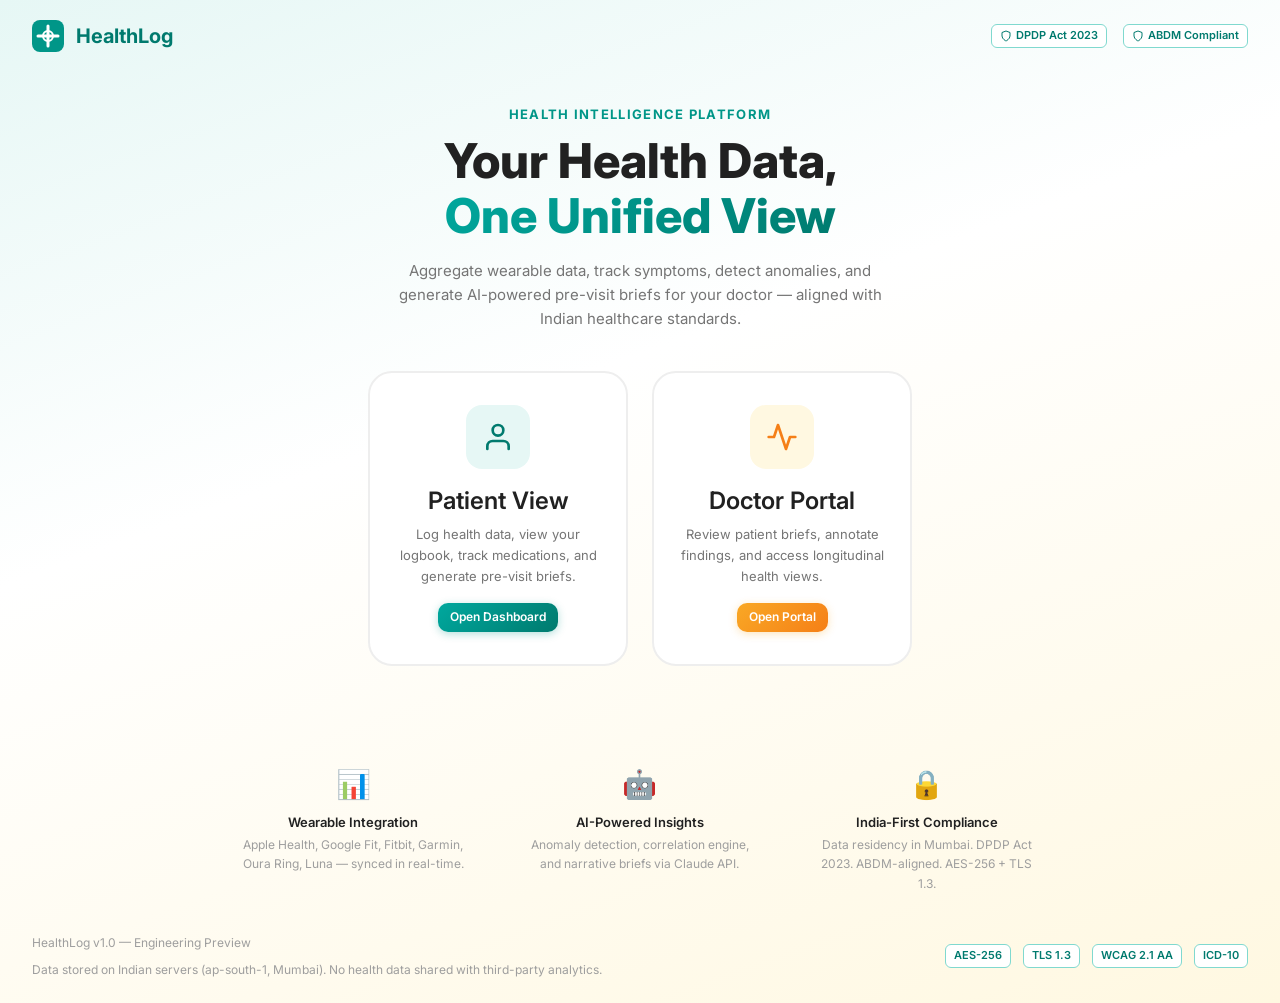
<file: index.html>
<!DOCTYPE html>
<html lang="en">
<head>
  <meta charset="UTF-8">
  <meta name="viewport" content="width=device-width, initial-scale=1.0">
  <title>HealthLog — Health Intelligence Platform</title>
  <link rel="preconnect" href="https://fonts.googleapis.com">
  <link href="https://fonts.googleapis.com/css2?family=Inter:wght@400;500;600;700;800&display=swap" rel="stylesheet">
  <link rel="stylesheet" href="styles.css">
  <style>
    .landing-features {
      display: grid;
      grid-template-columns: repeat(3, 1fr);
      gap: var(--space-6);
      max-width: 900px;
      margin: var(--space-12) auto 0;
      padding: 0 var(--space-8);
    }
    .landing-feature {
      text-align: center;
      padding: var(--space-4);
    }
    .landing-feature .feat-icon {
      font-size: 1.75rem;
      margin-bottom: var(--space-2);
    }
    .landing-feature h4 {
      font-size: var(--font-size-sm);
      margin-bottom: var(--space-1);
    }
    .landing-feature p {
      font-size: var(--font-size-xs);
      color: var(--gray-500);
    }
    .landing-footer {
      padding: var(--space-6) var(--space-8);
      display: flex;
      align-items: center;
      justify-content: space-between;
      font-size: var(--font-size-xs);
      color: var(--gray-500);
    }
    .landing-footer .compliance-badges {
      display: flex;
      gap: var(--space-3);
    }
    @media (max-width: 768px) {
      .landing-features { grid-template-columns: 1fr; }
      .role-selector { flex-direction: column; align-items: center; }
      .landing-card h1 { font-size: 2rem; }
    }
  </style>
</head>
<body>
  <div class="landing-hero">
    <!-- Navigation -->
    <nav class="landing-nav">
      <div class="sidebar-logo">
        <svg viewBox="0 0 32 32" width="32" height="32" fill="none">
          <rect width="32" height="32" rx="8" fill="#009688"/>
          <path d="M16 6v20M6 16h20" stroke="white" stroke-width="3" stroke-linecap="round"/>
          <circle cx="16" cy="16" r="5" stroke="white" stroke-width="2" fill="none"/>
        </svg>
        HealthLog
      </div>
      <div class="flex items-center gap-4">
        <span class="compliance-badge">
          <svg width="12" height="12" viewBox="0 0 24 24" fill="none" stroke="currentColor" stroke-width="2"><path d="M12 22s8-4 8-10V5l-8-3-8 3v7c0 6 8 10 8 10z"/></svg>
          DPDP Act 2023
        </span>
        <span class="compliance-badge">
          <svg width="12" height="12" viewBox="0 0 24 24" fill="none" stroke="currentColor" stroke-width="2"><path d="M12 22s8-4 8-10V5l-8-3-8 3v7c0 6 8 10 8 10z"/></svg>
          ABDM Compliant
        </span>
      </div>
    </nav>

    <!-- Hero Content -->
    <div class="landing-content">
      <div class="landing-card">
        <p class="text-sm text-primary font-bold mb-2" style="letter-spacing:0.1em;text-transform:uppercase;">Health Intelligence Platform</p>
        <h1>Your Health Data,<br><span>One Unified View</span></h1>
        <p class="text-muted" style="max-width:500px;margin:0 auto;">
          Aggregate wearable data, track symptoms, detect anomalies, and generate AI-powered pre-visit briefs for your doctor — aligned with Indian healthcare standards.
        </p>

        <!-- Role Selector -->
        <div class="role-selector">
          <a href="patient.html" class="role-card">
            <div class="role-icon">
              <svg width="32" height="32" viewBox="0 0 24 24" fill="none" stroke="#007a6e" stroke-width="2" stroke-linecap="round" stroke-linejoin="round">
                <path d="M20 21v-2a4 4 0 0 0-4-4H8a4 4 0 0 0-4 4v2"/>
                <circle cx="12" cy="7" r="4"/>
              </svg>
            </div>
            <h3>Patient View</h3>
            <p>Log health data, view your logbook, track medications, and generate pre-visit briefs.</p>
            <div class="mt-4">
              <span class="btn btn-primary btn-sm">Open Dashboard</span>
            </div>
          </a>

          <a href="doctor.html" class="role-card">
            <div class="role-icon" style="background: var(--accent-50);">
              <svg width="32" height="32" viewBox="0 0 24 24" fill="none" stroke="#f57f17" stroke-width="2" stroke-linecap="round" stroke-linejoin="round">
                <path d="M22 12h-4l-3 9L9 3l-3 9H2"/>
              </svg>
            </div>
            <h3>Doctor Portal</h3>
            <p>Review patient briefs, annotate findings, and access longitudinal health views.</p>
            <div class="mt-4">
              <span class="btn btn-accent btn-sm">Open Portal</span>
            </div>
          </a>
        </div>
      </div>
    </div>

    <!-- Features Row -->
    <div class="landing-features">
      <div class="landing-feature">
        <div class="feat-icon">&#x1F4CA;</div>
        <h4>Wearable Integration</h4>
        <p>Apple Health, Google Fit, Fitbit, Garmin, Oura Ring, Luna — synced in real-time.</p>
      </div>
      <div class="landing-feature">
        <div class="feat-icon">&#x1F916;</div>
        <h4>AI-Powered Insights</h4>
        <p>Anomaly detection, correlation engine, and narrative briefs via Claude API.</p>
      </div>
      <div class="landing-feature">
        <div class="feat-icon">&#x1F512;</div>
        <h4>India-First Compliance</h4>
        <p>Data residency in Mumbai. DPDP Act 2023. ABDM-aligned. AES-256 + TLS 1.3.</p>
      </div>
    </div>

    <!-- Footer -->
    <div class="landing-footer">
      <div>
        <p>HealthLog v1.0 — Engineering Preview</p>
        <p class="mt-2">Data stored on Indian servers (ap-south-1, Mumbai). No health data shared with third-party analytics.</p>
      </div>
      <div class="compliance-badges">
        <span class="compliance-badge">AES-256</span>
        <span class="compliance-badge">TLS 1.3</span>
        <span class="compliance-badge">WCAG 2.1 AA</span>
        <span class="compliance-badge">ICD-10</span>
      </div>
    </div>
  </div>
</body>
</html>
</file>
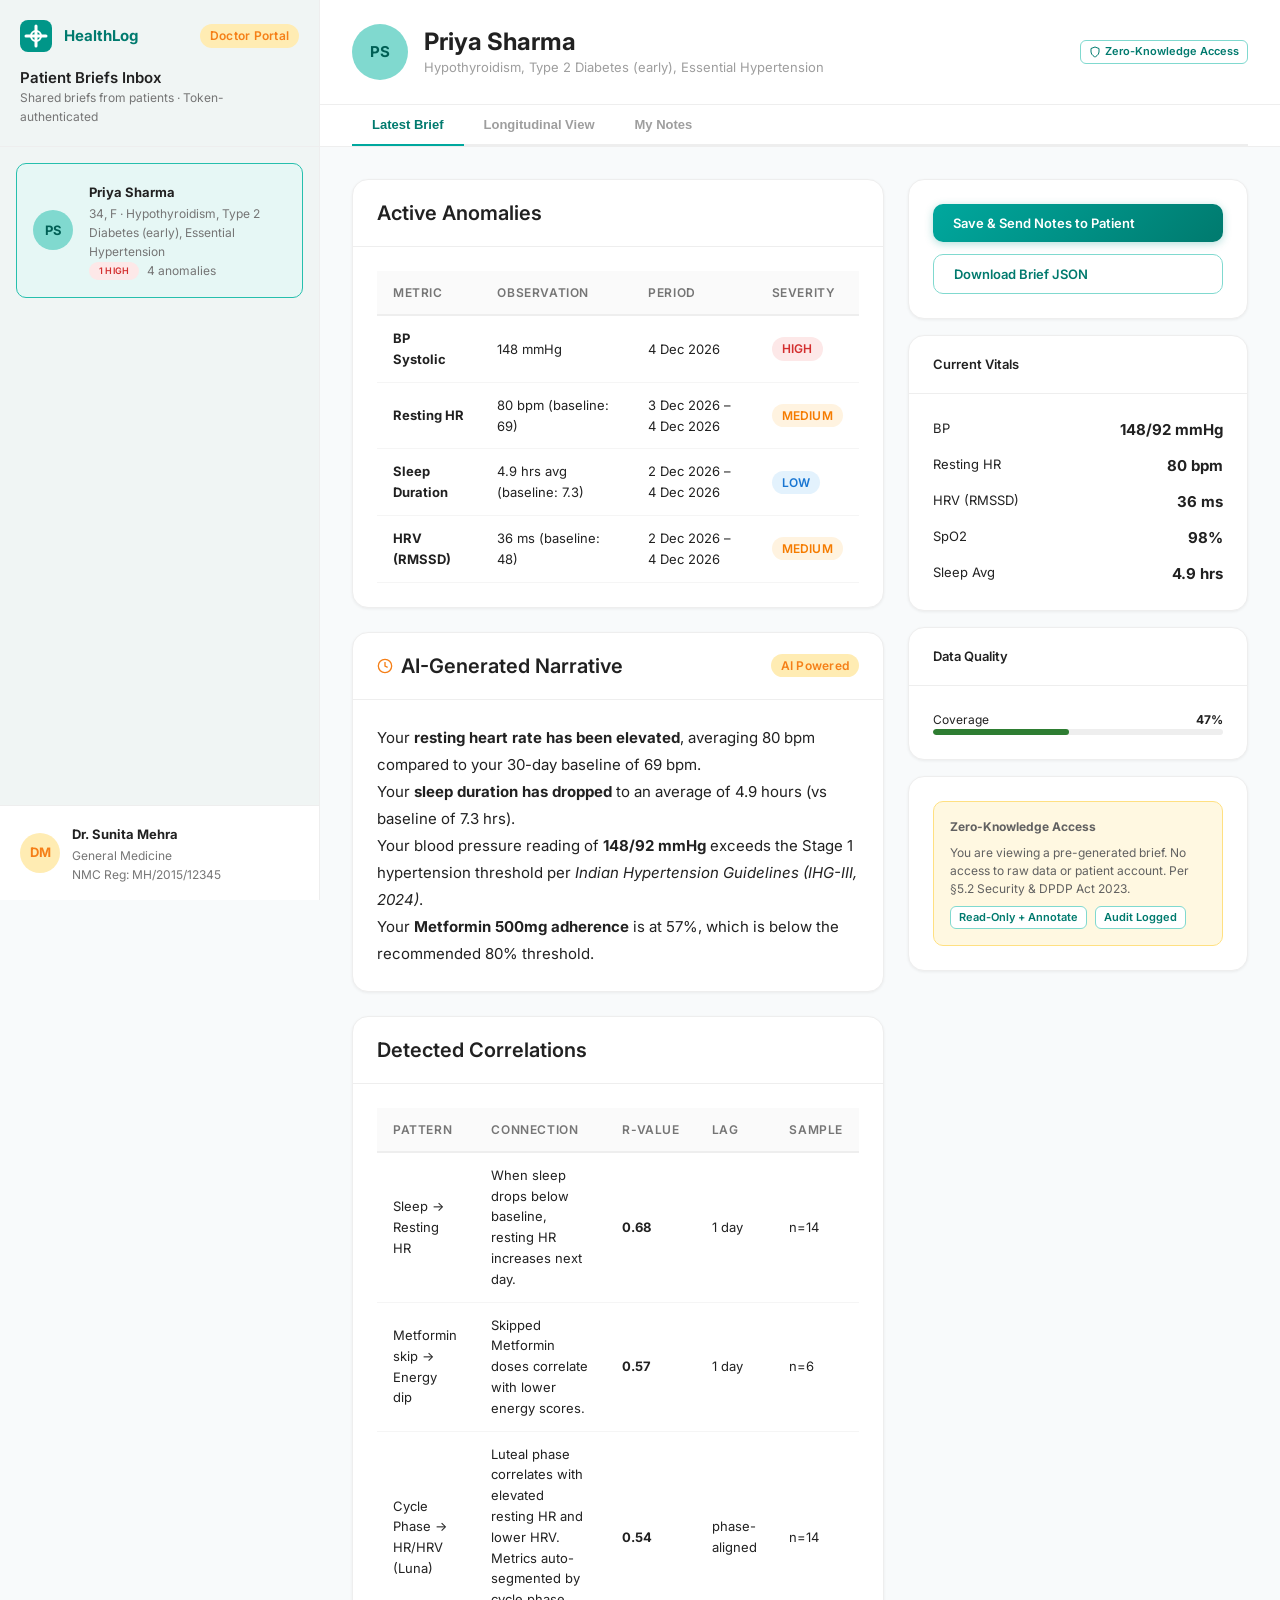
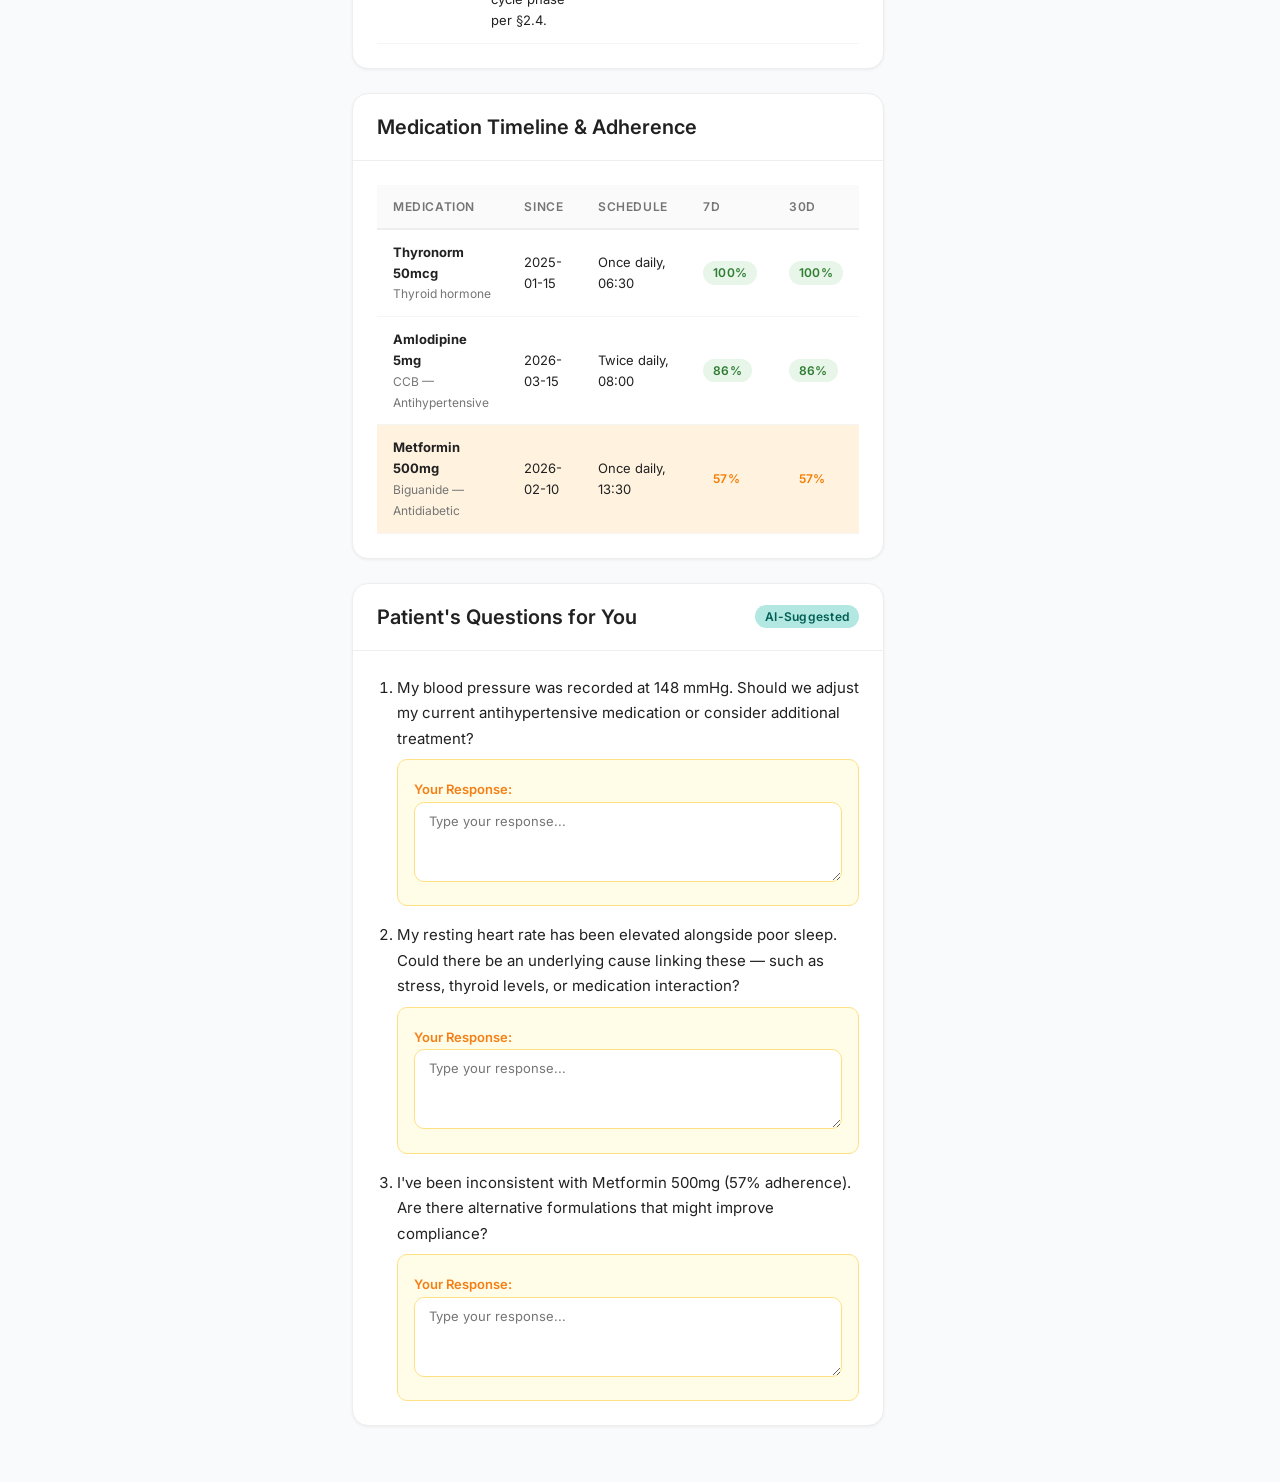
<file: doctor.html>
<!DOCTYPE html>
<html lang="en">
<head>
  <meta charset="UTF-8">
  <meta name="viewport" content="width=device-width, initial-scale=1.0">
  <title>HealthLog — Doctor Portal</title>
  <link rel="preconnect" href="https://fonts.googleapis.com">
  <link href="https://fonts.googleapis.com/css2?family=Inter:wght@400;500;600;700;800&display=swap" rel="stylesheet">
  <link rel="stylesheet" href="styles.css">
  <style>
    .doctor-layout { display:flex; min-height:100vh; }
    .patient-panel { width:320px; background:var(--bg-sidebar); border-right:1px solid var(--gray-200); position:fixed; height:100vh; overflow-y:auto; display:flex; flex-direction:column; }
    .patient-panel-header { padding:var(--space-5); border-bottom:1px solid var(--gray-200); }
    .patient-panel-body { padding:var(--space-4); flex:1; overflow-y:auto; }
    .doctor-main { margin-left:320px; flex:1; min-height:100vh; }
    .doctor-profile { display:flex; align-items:center; gap:var(--space-3); padding:var(--space-4) var(--space-5); border-top:1px solid var(--gray-200); background:white; }
    .annotation-box { background:#fffde7; border:1px solid var(--accent-200); border-radius:var(--radius-md); padding:var(--space-4); }
    @media (max-width:768px) { .patient-panel { position:relative; width:100%; height:auto; max-height:40vh; } .doctor-main { margin-left:0; } .doctor-layout { flex-direction:column; } }
  </style>
</head>
<body>
  <div class="doctor-layout">
    <!-- ====== PATIENT LIST PANEL ====== -->
    <aside class="patient-panel">
      <div class="patient-panel-header">
        <div class="flex items-center justify-between mb-4">
          <a href="index.html" class="sidebar-logo" style="text-decoration:none;font-size:var(--font-size-base);">
            <svg viewBox="0 0 32 32" width="24" height="24" fill="none"><rect width="32" height="32" rx="8" fill="#009688"/><path d="M16 6v20M6 16h20" stroke="white" stroke-width="3" stroke-linecap="round"/><circle cx="16" cy="16" r="5" stroke="white" stroke-width="2" fill="none"/></svg>
            HealthLog
          </a>
          <span class="badge badge-accent">Doctor Portal</span>
        </div>
        <h3 style="font-size:var(--font-size-base);">Patient Briefs Inbox</h3>
        <p class="text-xs text-muted mt-1">Shared briefs from patients · Token-authenticated</p>
      </div>
      <div class="patient-panel-body">
        <div class="patient-list-item active" id="patient-priya">
          <div class="avatar">PS</div>
          <div style="flex:1;min-width:0;">
            <strong class="text-sm" id="patient-list-name">Loading...</strong>
            <p class="text-xs text-muted" id="patient-list-conditions"></p>
            <div class="flex items-center gap-2 mt-1" id="patient-list-badges"></div>
          </div>
        </div>
      </div>
      <div class="doctor-profile">
        <div class="avatar" style="background:var(--accent-100);color:var(--accent-600);">DM</div>
        <div>
          <strong class="text-sm">Dr. Sunita Mehra</strong>
          <p class="text-xs text-muted">General Medicine</p>
          <p class="text-xs text-muted">NMC Reg: MH/2015/12345</p>
        </div>
      </div>
    </aside>

    <!-- ====== DOCTOR MAIN ====== -->
    <main class="doctor-main">
      <div class="page-header">
        <div class="flex items-center gap-4">
          <div class="avatar lg">PS</div>
          <div>
            <h1 style="font-size:var(--font-size-xl);" id="doc-patient-name">Loading...</h1>
            <p class="page-header-sub" id="doc-patient-conditions"></p>
          </div>
        </div>
        <div class="flex items-center gap-3">
          <span class="compliance-badge">
            <svg width="12" height="12" viewBox="0 0 24 24" fill="none" stroke="currentColor" stroke-width="2"><path d="M12 22s8-4 8-10V5l-8-3-8 3v7c0 6 8 10 8 10z"/></svg>
            Zero-Knowledge Access
          </span>
        </div>
      </div>

      <!-- Tabs -->
      <div style="padding:0 var(--space-8);background:white;border-bottom:1px solid var(--gray-200);">
        <div class="tabs">
          <button class="tab active" onclick="showDocTab('brief-tab')">Latest Brief</button>
          <button class="tab" onclick="showDocTab('longitudinal-tab')">Longitudinal View</button>
          <button class="tab" onclick="showDocTab('notes-tab')">My Notes</button>
        </div>
      </div>

      <!-- ===== BRIEF TAB ===== -->
      <div class="page-body" id="brief-tab">
        <div class="grid-2" style="grid-template-columns:1fr 340px;gap:var(--space-6);">
          <div>
            <!-- Anomalies -->
            <div class="card mb-6">
              <div class="card-header"><h4>Active Anomalies</h4></div>
              <div class="card-body">
                <table class="data-table"><thead><tr><th>Metric</th><th>Observation</th><th>Period</th><th>Severity</th></tr></thead>
                <tbody id="doc-anomalies"></tbody></table>
              </div>
            </div>
            <!-- AI Narrative -->
            <div class="card mb-6">
              <div class="card-header">
                <div class="flex items-center gap-2">
                  <svg width="16" height="16" viewBox="0 0 24 24" fill="none" stroke="var(--accent-600)" stroke-width="2"><circle cx="12" cy="12" r="10"/><path d="M12 6v6l4 2"/></svg>
                  <h4>AI-Generated Narrative</h4>
                </div>
                <span class="badge badge-accent">AI Powered</span>
              </div>
              <div class="card-body" id="doc-narrative" style="line-height:1.8;">
                <p class="text-muted">Narrative generated from patient data...</p>
              </div>
            </div>
            <!-- Correlations -->
            <div class="card mb-6">
              <div class="card-header"><h4>Detected Correlations</h4></div>
              <div class="card-body">
                <table class="data-table"><thead><tr><th>Pattern</th><th>Connection</th><th>r-value</th><th>Lag</th><th>Sample</th></tr></thead>
                <tbody id="doc-correlations"></tbody></table>
              </div>
            </div>
            <!-- Medications -->
            <div class="card mb-6">
              <div class="card-header"><h4>Medication Timeline & Adherence</h4></div>
              <div class="card-body">
                <table class="data-table"><thead><tr><th>Medication</th><th>Since</th><th>Schedule</th><th>7d</th><th>30d</th></tr></thead>
                <tbody id="doc-med-table"></tbody></table>
              </div>
            </div>
            <!-- Patient Questions -->
            <div class="card mb-6">
              <div class="card-header"><h4>Patient's Questions for You</h4><span class="badge badge-primary">AI-Suggested</span></div>
              <div class="card-body">
                <ol id="doc-questions" style="padding-left:var(--space-5);display:flex;flex-direction:column;gap:var(--space-4);line-height:1.7;"></ol>
              </div>
            </div>
          </div>

          <!-- Right Sidebar -->
          <div>
            <div class="card mb-4">
              <div class="card-body" style="display:flex;flex-direction:column;gap:var(--space-3);">
                <button class="btn btn-primary w-full" onclick="saveDoctorNotes();showToast('Notes saved and sent to patient.','success')">Save & Send Notes to Patient</button>
                <button class="btn btn-secondary w-full" onclick="exportData('json')">Download Brief JSON</button>
              </div>
            </div>
            <div class="card mb-4">
              <div class="card-header"><h4 style="font-size:var(--font-size-sm);">Current Vitals</h4></div>
              <div class="card-body" style="display:flex;flex-direction:column;gap:var(--space-3);">
                <div class="flex justify-between"><span class="text-sm">BP</span><span class="font-bold" id="doc-bp">--</span></div>
                <div class="flex justify-between"><span class="text-sm">Resting HR</span><span class="font-bold" id="doc-hr">--</span></div>
                <div class="flex justify-between"><span class="text-sm">HRV (RMSSD)</span><span class="font-bold" id="doc-hrv">--</span></div>
                <div class="flex justify-between"><span class="text-sm">SpO2</span><span class="font-bold" id="doc-spo2">--</span></div>
                <div class="flex justify-between"><span class="text-sm">Sleep Avg</span><span class="font-bold" id="doc-sleep">--</span></div>
              </div>
            </div>
            <div class="card mb-4">
              <div class="card-header"><h4 style="font-size:var(--font-size-sm);">Data Quality</h4></div>
              <div class="card-body">
                <div class="flex justify-between text-xs mb-1"><span>Coverage</span><span class="font-bold" id="doc-coverage-pct">--</span></div>
                <div style="height:6px;background:var(--gray-200);border-radius:3px;overflow:hidden;">
                  <div id="doc-coverage-bar" style="width:0%;height:100%;background:var(--severity-normal);border-radius:3px;transition:width 0.5s;"></div>
                </div>
              </div>
            </div>
            <div class="card">
              <div class="card-body">
                <div class="disclaimer" style="flex-direction:column;gap:var(--space-2);">
                  <strong class="text-xs">Zero-Knowledge Access</strong>
                  <p class="text-xs">You are viewing a pre-generated brief. No access to raw data or patient account. Per §5.2 Security & DPDP Act 2023.</p>
                  <div class="flex gap-2 mt-1">
                    <span class="compliance-badge">Read-Only + Annotate</span>
                    <span class="compliance-badge">Audit Logged</span>
                  </div>
                </div>
              </div>
            </div>
          </div>
        </div>
      </div>

      <!-- ===== LONGITUDINAL TAB ===== -->
      <div class="page-body hidden" id="longitudinal-tab">
        <div class="card mb-6">
          <div class="card-header"><h4>30-Day Metric Trends</h4></div>
          <div class="card-body">
            <div class="mb-6">
              <div class="flex justify-between items-center mb-2"><span class="text-sm font-bold">Resting Heart Rate</span></div>
              <div class="chart-container" style="height:120px;" id="doc-hr-chart"></div>
            </div>
            <div class="mb-6">
              <div class="flex justify-between items-center mb-2"><span class="text-sm font-bold">HRV (RMSSD)</span></div>
              <div class="chart-container" style="height:120px;" id="doc-hrv-chart"></div>
            </div>
            <div class="mb-6">
              <div class="flex justify-between items-center mb-2"><span class="text-sm font-bold">Sleep Duration</span></div>
              <div class="chart-container" style="height:120px;" id="doc-sleep-chart"></div>
            </div>
            <div>
              <div class="flex justify-between items-center mb-2"><span class="text-sm font-bold">Blood Pressure (Systolic)</span></div>
              <div class="chart-container" style="height:120px;" id="doc-bp-chart"></div>
            </div>
          </div>
        </div>
      </div>

      <!-- ===== NOTES TAB ===== -->
      <div class="page-body hidden" id="notes-tab">
        <div class="card mb-6">
          <div class="card-header"><h4>Consultation Notes — Dr. Sunita Mehra</h4><span class="text-xs text-muted">NMC Reg: MH/2015/12345</span></div>
          <div class="card-body">
            <div class="form-group mb-4">
              <label class="form-label">Clinical Impression</label>
              <textarea class="form-textarea" rows="4" id="doc-impression" placeholder="Document your clinical impression..."></textarea>
            </div>
            <div class="form-group mb-4">
              <label class="form-label">Plan / Advice</label>
              <textarea class="form-textarea" rows="4" id="doc-plan" placeholder="Treatment plan, medication changes, follow-up..."></textarea>
            </div>
            <div class="form-group mb-4">
              <label class="form-label">Investigations Ordered</label>
              <textarea class="form-textarea" rows="2" id="doc-investigations" placeholder="e.g., TSH, HbA1c, Lipid Panel, CBC..."></textarea>
            </div>
            <div class="form-group mb-4">
              <label class="form-label">Follow-Up</label>
              <div class="grid-2" style="gap:var(--space-4);">
                <input class="form-input" type="date" id="doc-followup-date">
                <select class="form-select" id="doc-followup-type"><option>In-person consultation</option><option>Teleconsultation</option><option>Brief review only</option></select>
              </div>
            </div>
          </div>
          <div class="card-footer flex justify-between items-center">
            <span class="text-xs text-muted">Notes stored in <code>brief_versions.doctor_notes</code></span>
            <button class="btn btn-primary" onclick="saveDoctorNotes()">
              <svg width="16" height="16" viewBox="0 0 24 24" fill="none" stroke="currentColor" stroke-width="2"><path d="M22 2L11 13"/><path d="M22 2l-7 20-4-9-9-4 20-7z"/></svg>
              Save & Send to Patient
            </button>
          </div>
        </div>
        <div class="compliance-banner">
          <svg width="16" height="16" viewBox="0 0 24 24" fill="none" stroke="var(--primary-600)" stroke-width="2" style="flex-shrink:0;"><path d="M12 22s8-4 8-10V5l-8-3-8 3v7c0 6 8 10 8 10z"/></svg>
          <div><strong>Regulatory:</strong> Clinical notes per Indian Medical Council Regulations, 2002. Electronic records per IT Act, 2000 and DPDP Act 2023. Doctor verified via NMC Registration. All annotations timestamped and audit-logged.</div>
        </div>
      </div>
    </main>
  </div>

  <div class="toast-container" id="toast-container"></div>

  <script src="app.js"></script>
  <script src="llm.js"></script>
  <script>
    function showDocTab(tabId, evt) {
      document.querySelectorAll('.doctor-main .page-body').forEach(el => el.classList.add('hidden'));
      document.querySelectorAll('.doctor-main .tab').forEach(el => el.classList.remove('active'));
      document.getElementById(tabId).classList.remove('hidden');
      // Use explicit event or fallback for Firefox compatibility
      const e = evt || (typeof event !== 'undefined' ? event : null);
      if (e && e.target) e.target.classList.add('active');
    }

    document.addEventListener('DOMContentLoaded', function() {
      const data = Store.get();

      // Patient info
      document.getElementById('doc-patient-name').textContent = data.patient.name;
      document.getElementById('patient-list-name').textContent = data.patient.name;
      const condStr = data.patient.age + ', ' + data.patient.sex + ' · ' + data.patient.conditions.join(', ');
      document.getElementById('doc-patient-conditions').textContent = condStr;
      document.getElementById('patient-list-conditions').textContent = condStr;

      // Badges on patient list
      const anomalies = detectAnomalies(data);
      const badgeEl = document.getElementById('patient-list-badges');
      if (badgeEl && anomalies.length) {
        const highCount = anomalies.filter(a => a.severity === 'high').length;
        badgeEl.innerHTML = (highCount ? '<span class="badge badge-high" style="font-size:0.5625rem;">' + highCount + ' HIGH</span>' : '') +
          '<span class="text-xs text-muted">' + anomalies.length + ' anomalies</span>';
      }

      // Render all dynamic sections
      renderDoctorView();

      // Load saved doctor notes if any
      if (data.doctorNotes.length) {
        const latest = data.doctorNotes[data.doctorNotes.length - 1];
        const imp = document.getElementById('doc-impression');
        const plan = document.getElementById('doc-plan');
        const inv = document.getElementById('doc-investigations');
        if (imp && latest.impression) imp.value = latest.impression;
        if (plan && latest.plan) plan.value = latest.plan;
        if (inv && latest.investigations) inv.value = latest.investigations;
      }
    });
  </script>
</body>
</html>
</file>
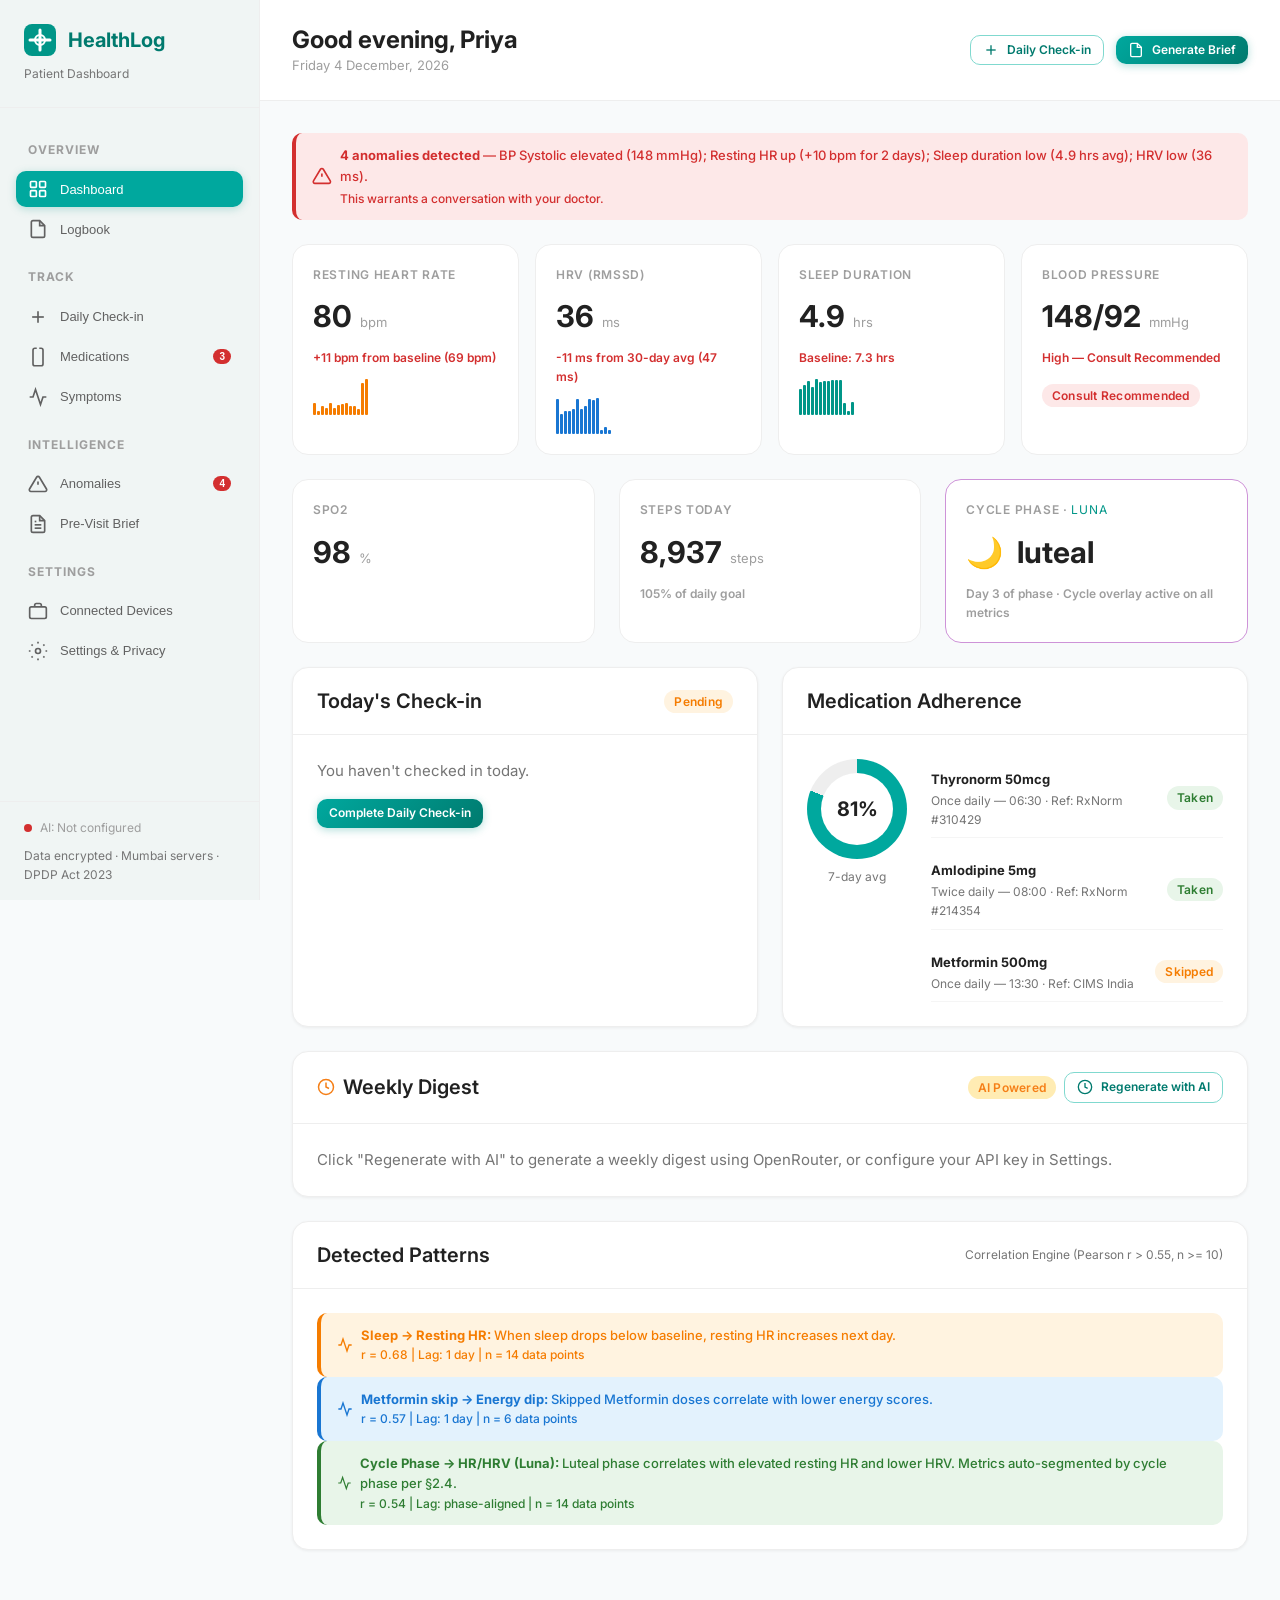
<file: patient.html>
<!DOCTYPE html>
<html lang="en">
<head>
  <meta charset="UTF-8">
  <meta name="viewport" content="width=device-width, initial-scale=1.0">
  <title>HealthLog — Patient Dashboard</title>
  <link rel="preconnect" href="https://fonts.googleapis.com">
  <link href="https://fonts.googleapis.com/css2?family=Inter:wght@400;500;600;700;800&display=swap" rel="stylesheet">
  <link rel="stylesheet" href="styles.css">
</head>
<body>
  <div class="app-layout">
    <!-- ====== SIDEBAR ====== -->
    <aside class="sidebar" id="sidebar">
      <div class="sidebar-header">
        <a href="index.html" class="sidebar-logo" style="text-decoration:none;">
          <svg viewBox="0 0 32 32" width="28" height="28" fill="none"><rect width="32" height="32" rx="8" fill="#009688"/><path d="M16 6v20M6 16h20" stroke="white" stroke-width="3" stroke-linecap="round"/><circle cx="16" cy="16" r="5" stroke="white" stroke-width="2" fill="none"/></svg>
          HealthLog
        </a>
        <p class="text-xs text-muted mt-2">Patient Dashboard</p>
      </div>
      <nav class="sidebar-nav">
        <span class="nav-section-label">Overview</span>
        <button class="nav-item active" onclick="showSection('dashboard')">
          <svg class="nav-icon" viewBox="0 0 24 24" fill="none" stroke="currentColor" stroke-width="2"><rect x="3" y="3" width="7" height="7" rx="1"/><rect x="14" y="3" width="7" height="7" rx="1"/><rect x="3" y="14" width="7" height="7" rx="1"/><rect x="14" y="14" width="7" height="7" rx="1"/></svg>
          Dashboard
        </button>
        <button class="nav-item" onclick="showSection('logbook')">
          <svg class="nav-icon" viewBox="0 0 24 24" fill="none" stroke="currentColor" stroke-width="2"><path d="M14 2H6a2 2 0 00-2 2v16a2 2 0 002 2h12a2 2 0 002-2V8z"/><polyline points="14 2 14 8 20 8"/></svg>
          Logbook
        </button>
        <span class="nav-section-label">Track</span>
        <button class="nav-item" onclick="showSection('log-entry')">
          <svg class="nav-icon" viewBox="0 0 24 24" fill="none" stroke="currentColor" stroke-width="2"><line x1="12" y1="5" x2="12" y2="19"/><line x1="5" y1="12" x2="19" y2="12"/></svg>
          Daily Check-in
        </button>
        <button class="nav-item" onclick="showSection('medications')">
          <svg class="nav-icon" viewBox="0 0 24 24" fill="none" stroke="currentColor" stroke-width="2"><path d="M10.5 1.5H8.25A2.25 2.25 0 006 3.75v16.5a2.25 2.25 0 002.25 2.25h7.5A2.25 2.25 0 0018 20.25V3.75a2.25 2.25 0 00-2.25-2.25H13.5"/></svg>
          Medications
          <span class="nav-badge" id="med-nav-badge">0</span>
        </button>
        <button class="nav-item" onclick="showSection('symptoms')">
          <svg class="nav-icon" viewBox="0 0 24 24" fill="none" stroke="currentColor" stroke-width="2"><path d="M22 12h-4l-3 9L9 3l-3 9H2"/></svg>
          Symptoms
        </button>
        <span class="nav-section-label">Intelligence</span>
        <button class="nav-item" onclick="showSection('anomalies')">
          <svg class="nav-icon" viewBox="0 0 24 24" fill="none" stroke="currentColor" stroke-width="2"><path d="M10.29 3.86L1.82 18a2 2 0 001.71 3h16.94a2 2 0 001.71-3L13.71 3.86a2 2 0 00-3.42 0z"/><line x1="12" y1="9" x2="12" y2="13"/><line x1="12" y1="17" x2="12.01" y2="17"/></svg>
          Anomalies
          <span class="nav-badge" id="anomaly-nav-badge">0</span>
        </button>
        <button class="nav-item" onclick="showSection('brief')">
          <svg class="nav-icon" viewBox="0 0 24 24" fill="none" stroke="currentColor" stroke-width="2"><path d="M14 2H6a2 2 0 00-2 2v16a2 2 0 002 2h12a2 2 0 002-2V8z"/><path d="M14 2v6h6"/><path d="M16 13H8"/><path d="M16 17H8"/><path d="M10 9H8"/></svg>
          Pre-Visit Brief
        </button>
        <span class="nav-section-label">Settings</span>
        <button class="nav-item" onclick="showSection('devices')">
          <svg class="nav-icon" viewBox="0 0 24 24" fill="none" stroke="currentColor" stroke-width="2"><rect x="2" y="7" width="20" height="14" rx="2"/><path d="M16 7V5a2 2 0 00-2-2h-4a2 2 0 00-2 2v2"/></svg>
          Connected Devices
        </button>
        <button class="nav-item" onclick="showSection('settings')">
          <svg class="nav-icon" viewBox="0 0 24 24" fill="none" stroke="currentColor" stroke-width="2"><circle cx="12" cy="12" r="3"/><path d="M12 1v2m0 18v2M4.22 4.22l1.42 1.42m12.72 12.72l1.42 1.42M1 12h2m18 0h2M4.22 19.78l1.42-1.42M18.36 5.64l1.42-1.42"/></svg>
          Settings & Privacy
        </button>
      </nav>
      <div class="sidebar-footer">
        <div class="flex items-center gap-2 mb-2" id="ai-status">
          <span class="sync-dot disconnected"></span>
          <span class="text-xs">AI: Not configured</span>
        </div>
        <div class="text-xs text-muted">Data encrypted · Mumbai servers · DPDP Act 2023</div>
      </div>
    </aside>

    <!-- ====== MAIN CONTENT ====== -->
    <main class="main-content">

      <!-- ===== DASHBOARD ===== -->
      <section id="section-dashboard" class="page-section">
        <div class="page-header">
          <div>
            <h1 id="dash-greeting">Good evening</h1>
            <p class="page-header-sub" id="dash-date"></p>
          </div>
          <div class="flex items-center gap-3">
            <button class="btn btn-secondary btn-sm" onclick="showSection('log-entry')">
              <svg width="16" height="16" viewBox="0 0 24 24" fill="none" stroke="currentColor" stroke-width="2"><line x1="12" y1="5" x2="12" y2="19"/><line x1="5" y1="12" x2="19" y2="12"/></svg>
              Daily Check-in
            </button>
            <button class="btn btn-primary btn-sm" onclick="showSection('brief')">
              <svg width="16" height="16" viewBox="0 0 24 24" fill="none" stroke="currentColor" stroke-width="2"><path d="M14 2H6a2 2 0 00-2 2v16a2 2 0 002 2h12a2 2 0 002-2V8z"/><path d="M14 2v6h6"/></svg>
              Generate Brief
            </button>
          </div>
        </div>
        <div class="page-body">
          <!-- Anomaly Alert Banner -->
          <div class="severity-bar high mb-6 hidden" id="anomaly-banner" style="border-radius:var(--radius-md);"></div>

          <!-- KPI Cards — dynamic from store -->
          <div class="grid-4 mb-6">
            <div class="metric-card">
              <span class="metric-label">Resting Heart Rate</span>
              <div class="metric-value"><span id="kpi-hr-value">--</span> <span class="metric-unit" id="kpi-hr-unit">bpm</span></div>
              <div class="metric-trend stable" id="kpi-hr-trend">Loading...</div>
              <div class="mini-chart" id="hr-chart"></div>
            </div>
            <div class="metric-card">
              <span class="metric-label">HRV (RMSSD)</span>
              <div class="metric-value"><span id="kpi-hrv-value">--</span> <span class="metric-unit" id="kpi-hrv-unit">ms</span></div>
              <div class="metric-trend stable" id="kpi-hrv-trend">Loading...</div>
              <div class="mini-chart" id="hrv-chart"></div>
            </div>
            <div class="metric-card">
              <span class="metric-label">Sleep Duration</span>
              <div class="metric-value"><span id="kpi-sleep-value">--</span> <span class="metric-unit" id="kpi-sleep-unit">hrs</span></div>
              <div class="metric-trend stable" id="kpi-sleep-trend">Loading...</div>
              <div class="mini-chart" id="sleep-chart"></div>
            </div>
            <div class="metric-card">
              <span class="metric-label">Blood Pressure</span>
              <div class="metric-value"><span id="kpi-bp-value">--</span> <span class="metric-unit" id="kpi-bp-unit">mmHg</span></div>
              <div class="metric-trend stable" id="kpi-bp-trend">Loading...</div>
              <div id="kpi-bp-badge" class="mt-2"></div>
            </div>
          </div>

          <div class="grid-3 mb-6">
            <div class="metric-card">
              <span class="metric-label">SpO2</span>
              <div class="metric-value"><span id="kpi-spo2-value">--</span> <span class="metric-unit">%</span></div>
            </div>
            <div class="metric-card">
              <span class="metric-label">Steps Today</span>
              <div class="metric-value"><span id="kpi-steps-value">--</span> <span class="metric-unit">steps</span></div>
              <div class="metric-trend stable" id="kpi-steps-pct"></div>
            </div>
            <!-- Luna Cycle Phase — lunazone.com -->
            <div class="metric-card" id="luna-cycle-card" style="border-color:#ce93d8;">
              <span class="metric-label">Cycle Phase · Luna</span>
              <div class="text-sm text-muted mt-2">Loading...</div>
            </div>
          </div>

          <!-- Today's Check-in + Medication Adherence -->
          <div class="grid-2 mb-6">
            <div class="card">
              <div class="card-header">
                <h4>Today's Check-in</h4>
                <div id="checkin-badge"><span class="badge badge-medium">Pending</span></div>
              </div>
              <div class="card-body" id="checkin-status">
                <p class="text-muted">Loading...</p>
              </div>
            </div>
            <div class="card">
              <div class="card-header">
                <h4>Medication Adherence</h4>
              </div>
              <div class="card-body" id="dashboard-meds">
                <p class="text-muted">Loading...</p>
              </div>
            </div>
          </div>

          <!-- AI Weekly Digest -->
          <div class="card mb-6">
            <div class="card-header">
              <div class="flex items-center gap-2">
                <svg width="18" height="18" viewBox="0 0 24 24" fill="none" stroke="var(--accent-600)" stroke-width="2"><circle cx="12" cy="12" r="10"/><path d="M12 6v6l4 2"/></svg>
                <h4>Weekly Digest</h4>
              </div>
              <div class="flex items-center gap-2">
                <span class="badge badge-accent">AI Powered</span>
                <button class="btn btn-secondary btn-sm" id="btn-ai-digest" onclick="generateAIDigest()">
                  <svg width="16" height="16" viewBox="0 0 24 24" fill="none" stroke="currentColor" stroke-width="2"><circle cx="12" cy="12" r="10"/><path d="M12 6v6l4 2"/></svg>
                  Regenerate with AI
                </button>
              </div>
            </div>
            <div class="card-body" id="ai-digest-content">
              <p class="text-muted">Click "Regenerate with AI" to generate a weekly digest using OpenRouter, or configure your API key in Settings.</p>
            </div>
          </div>

          <!-- Detected Patterns -->
          <div class="card mb-6">
            <div class="card-header">
              <h4>Detected Patterns</h4>
              <span class="text-xs text-muted">Correlation Engine (Pearson r > 0.55, n >= 10)</span>
            </div>
            <div class="card-body" id="patterns-list">
              <p class="text-muted">Computing patterns...</p>
            </div>
          </div>
        </div>
      </section>

      <!-- ===== LOGBOOK (§2.7) ===== -->
      <section id="section-logbook" class="page-section hidden">
        <div class="page-header">
          <div>
            <h1>Living Logbook</h1>
            <p class="page-header-sub">Chronological feed of all health events · Ref: §2.7</p>
          </div>
          <div class="flex items-center gap-3">
            <button class="btn btn-secondary btn-sm" onclick="exportData('csv')">
              <svg width="14" height="14" viewBox="0 0 24 24" fill="none" stroke="currentColor" stroke-width="2"><path d="M21 15v4a2 2 0 01-2 2H5a2 2 0 01-2-2v-4"/><polyline points="7 10 12 15 17 10"/><line x1="12" y1="15" x2="12" y2="3"/></svg>
              Export CSV
            </button>
            <button class="btn btn-secondary btn-sm" onclick="exportData('json')">Export JSON</button>
          </div>
        </div>
        <div class="page-body">
          <!-- Chart -->
          <div class="card mb-6">
            <div class="card-header"><h4>Resting HR — Last 14 Days</h4></div>
            <div class="card-body">
              <div class="chart-container" id="timeline-chart"></div>
            </div>
          </div>
          <!-- Dynamic timeline -->
          <div id="logbook-timeline">
            <p class="text-muted p-4">Loading logbook...</p>
          </div>
        </div>
      </section>

      <!-- ===== DAILY CHECK-IN (§2.3) ===== -->
      <section id="section-log-entry" class="page-section hidden">
        <div class="page-header">
          <div>
            <h1>Daily Check-in</h1>
            <p class="page-header-sub">Target: complete in < 30 seconds · Ref: §2.3</p>
          </div>
        </div>
        <div class="page-body" style="max-width:700px;">
          <div class="card mb-6">
            <div class="card-header"><h4>How are you feeling today?</h4></div>
            <div class="card-body" style="display:flex;flex-direction:column;gap:var(--space-6);">
              <div class="form-group">
                <label class="form-label">Mood (1 = very low, 10 = excellent)</label>
                <div class="flex items-center gap-4">
                  <span style="font-size:1.5rem;">&#128542;</span>
                  <input type="range" class="range-slider" min="1" max="10" value="5" id="mood-slider" oninput="document.getElementById('mood-val').textContent=this.value">
                  <span style="font-size:1.5rem;">&#128513;</span>
                  <span class="font-bold" style="font-size:var(--font-size-xl);min-width:30px;text-align:center;" id="mood-val">5</span>
                </div>
              </div>
              <div class="form-group">
                <label class="form-label">Energy Level (1 = exhausted, 10 = very energised)</label>
                <div class="flex items-center gap-4">
                  <span style="font-size:1.5rem;">&#128164;</span>
                  <input type="range" class="range-slider" min="1" max="10" value="5" id="energy-slider" oninput="document.getElementById('energy-val').textContent=this.value">
                  <span style="font-size:1.5rem;">&#9889;</span>
                  <span class="font-bold" style="font-size:var(--font-size-xl);min-width:30px;text-align:center;" id="energy-val">5</span>
                </div>
              </div>
              <div class="form-group">
                <label class="form-label">Sleep Quality (optional)</label>
                <div class="flex items-center gap-4">
                  <span style="font-size:1.5rem;">&#128564;</span>
                  <input type="range" class="range-slider" min="1" max="10" value="5" id="sleep-slider" oninput="document.getElementById('sleep-val').textContent=this.value">
                  <span style="font-size:1.5rem;">&#127769;</span>
                  <span class="font-bold" style="font-size:var(--font-size-xl);min-width:30px;text-align:center;" id="sleep-val">5</span>
                </div>
              </div>
              <div class="form-group">
                <label class="form-label">Notes (optional)</label>
                <textarea class="form-textarea" id="checkin-notes" placeholder="Any observations — headache, stress, etc." rows="2"></textarea>
              </div>
            </div>
            <div class="card-footer flex justify-between items-center">
              <span class="text-xs text-muted">Confidence: 1.0 (manual entry)</span>
              <button class="btn btn-primary" onclick="saveCheckin()">Save Check-in</button>
            </div>
          </div>

          <!-- Quick Log Shortcuts -->
          <div class="card">
            <div class="card-header"><h4>Quick Log</h4></div>
            <div class="card-body">
              <div class="grid-3" style="gap:var(--space-3);">
                <button class="btn btn-secondary w-full" onclick="showSection('symptoms')">Log Symptom</button>
                <button class="btn btn-secondary w-full" onclick="showSection('medications')">Log Medication</button>
                <button class="btn btn-secondary w-full" onclick="showSection('log-entry')">Log Workout</button>
              </div>
            </div>
          </div>
        </div>
      </section>

      <!-- ===== MEDICATIONS (§2.8) ===== -->
      <section id="section-medications" class="page-section hidden">
        <div class="page-header">
          <div>
            <h1>Medication Tracker</h1>
            <p class="page-header-sub">Drug search via RxNorm / CIMS India DB · Ref: §2.8</p>
          </div>
          <button class="btn btn-primary btn-sm" onclick="toggleModal('med-modal')">
            <svg width="16" height="16" viewBox="0 0 24 24" fill="none" stroke="currentColor" stroke-width="2"><line x1="12" y1="5" x2="12" y2="19"/><line x1="5" y1="12" x2="19" y2="12"/></svg>
            Add Medication
          </button>
        </div>
        <div class="page-body">
          <div class="card mb-6">
            <div class="card-header"><h4>Today's Schedule</h4></div>
            <div class="card-body" id="med-schedule" style="display:flex;flex-direction:column;gap:var(--space-4);">
              <p class="text-muted">Loading medications...</p>
            </div>
          </div>
          <div class="card">
            <div class="card-header"><h4>Adherence Summary</h4></div>
            <div class="card-body">
              <table class="data-table">
                <thead><tr><th>Medication</th><th>Schedule</th><th>7-Day</th><th>30-Day</th><th>Actions</th></tr></thead>
                <tbody id="med-adherence-table"></tbody>
              </table>
            </div>
          </div>
        </div>
      </section>

      <!-- ===== SYMPTOMS (§2.3) ===== -->
      <section id="section-symptoms" class="page-section hidden">
        <div class="page-header">
          <div>
            <h1>Symptom Tracker</h1>
            <p class="page-header-sub">ICD-10 mapped taxonomy with fuzzy search · Ref: §2.3</p>
          </div>
        </div>
        <div class="page-body" style="max-width:700px;">
          <div class="card mb-6">
            <div class="card-header"><h4>Log a Symptom</h4></div>
            <div class="card-body" style="display:flex;flex-direction:column;gap:var(--space-5);">
              <div class="form-group">
                <label class="form-label">Symptom Name</label>
                <input class="form-input" type="text" placeholder="Search symptoms (headache, nausea, fatigue...)" id="symptom-search">
                <div class="flex gap-2 mt-2" style="flex-wrap:wrap;">
                  <span class="tag" style="cursor:pointer;" onclick="pickSymptom('Headache')">Headache <span class="text-xs text-muted">R51</span></span>
                  <span class="tag" style="cursor:pointer;" onclick="pickSymptom('Nausea')">Nausea <span class="text-xs text-muted">R11.0</span></span>
                  <span class="tag" style="cursor:pointer;" onclick="pickSymptom('Fatigue')">Fatigue <span class="text-xs text-muted">R53.83</span></span>
                  <span class="tag" style="cursor:pointer;" onclick="pickSymptom('Dizziness')">Dizziness <span class="text-xs text-muted">R42</span></span>
                  <span class="tag" style="cursor:pointer;" onclick="pickSymptom('Chest pain')">Chest pain <span class="text-xs text-muted">R07.9</span></span>
                  <span class="tag" style="cursor:pointer;" onclick="pickSymptom('Palpitations')">Palpitations <span class="text-xs text-muted">R00.2</span></span>
                  <span class="tag" style="cursor:pointer;" onclick="pickSymptom('Insomnia')">Insomnia <span class="text-xs text-muted">G47.0</span></span>
                  <span class="tag" style="cursor:pointer;" onclick="pickSymptom('Back pain')">Back pain <span class="text-xs text-muted">M54.9</span></span>
                </div>
              </div>
              <div class="form-group">
                <label class="form-label">Severity (1-10)</label>
                <div class="flex items-center gap-4">
                  <span class="text-sm">Mild</span>
                  <input type="range" class="range-slider" min="1" max="10" value="5" id="symptom-severity" oninput="document.getElementById('sev-val').textContent=this.value">
                  <span class="text-sm">Severe</span>
                  <span class="font-bold" style="font-size:var(--font-size-xl);min-width:30px;text-align:center;" id="sev-val">5</span>
                </div>
              </div>
              <div class="grid-2">
                <div class="form-group">
                  <label class="form-label">Time of Onset</label>
                  <input class="form-input" type="time" value="07:00" id="symptom-onset">
                </div>
                <div class="form-group">
                  <label class="form-label">Body Location</label>
                  <select class="form-select" id="symptom-location">
                    <option>General</option><option>Frontal</option><option>Temporal</option><option>Occipital</option><option>Chest</option><option>Abdomen</option><option>Back</option><option>Limbs</option>
                  </select>
                </div>
              </div>
              <div class="form-group">
                <label class="form-label">Triggers (optional)</label>
                <input class="form-input" type="text" placeholder="e.g., poor sleep, stress, missed meal" id="symptom-trigger">
              </div>
            </div>
            <div class="card-footer flex justify-between items-center">
              <span class="text-xs text-muted">ICD-10 mapped · confidence: 1.0</span>
              <button class="btn btn-primary" onclick="saveSymptom()">Log Symptom</button>
            </div>
          </div>
          <div class="card">
            <div class="card-header"><h4>Recent Symptoms</h4></div>
            <div class="card-body" id="symptoms-timeline">
              <p class="text-muted">Loading...</p>
            </div>
          </div>
        </div>
      </section>

      <!-- ===== ANOMALIES (§2.4) ===== -->
      <section id="section-anomalies" class="page-section hidden">
        <div class="page-header">
          <div>
            <h1>Anomaly Flags</h1>
            <p class="page-header-sub">Personal baseline deviation alerts · Ref: §2.4</p>
          </div>
          <button class="btn btn-accent btn-sm" id="btn-ai-anomaly" onclick="generateAIAnomalyAnalysis()">
            <svg width="16" height="16" viewBox="0 0 24 24" fill="none" stroke="currentColor" stroke-width="2"><circle cx="12" cy="12" r="10"/><path d="M12 6v6l4 2"/></svg>
            Analyze with AI
          </button>
        </div>
        <div class="page-body">
          <div class="disclaimer mb-6">
            <svg width="16" height="16" viewBox="0 0 24 24" fill="none" stroke="var(--accent-600)" stroke-width="2" style="flex-shrink:0;"><path d="M10.29 3.86L1.82 18a2 2 0 001.71 3h16.94a2 2 0 001.71-3L13.71 3.86a2 2 0 00-3.42 0z"/><line x1="12" y1="9" x2="12" y2="13"/><line x1="12" y1="17" x2="12.01" y2="17"/></svg>
            <span>For <strong>High severity anomalies</strong>: "This warrants a conversation with your doctor" — never "You may have X". Per NMC non-diagnostic positioning.</span>
          </div>
          <!-- AI Analysis card (populated dynamically) -->
          <div class="card mb-6 hidden" id="ai-anomaly-analysis"></div>
          <!-- Active anomalies -->
          <div id="anomalies-list">
            <p class="text-muted p-4">Loading anomalies...</p>
          </div>
        </div>
      </section>

      <!-- ===== PRE-VISIT BRIEF (§2.6) ===== -->
      <section id="section-brief" class="page-section hidden">
        <div class="page-header">
          <div>
            <h1>Pre-Visit Brief</h1>
            <p class="page-header-sub">AI-generated consultation document · §2.6 · PDF/A4 exportable</p>
          </div>
          <div class="flex items-center gap-3">
            <button class="btn btn-accent btn-sm" id="btn-ai-brief" onclick="generateAIBrief()">
              <svg width="16" height="16" viewBox="0 0 24 24" fill="none" stroke="currentColor" stroke-width="2"><path d="M14 2H6a2 2 0 00-2 2v16a2 2 0 002 2h12a2 2 0 002-2V8z"/><path d="M14 2v6h6"/></svg>
              Generate Brief with AI
            </button>
          </div>
        </div>
        <div class="page-body">
          <div class="brief-preview">
            <div class="brief-header">
              <div>
                <div class="flex items-center gap-2 mb-2">
                  <svg viewBox="0 0 32 32" width="24" height="24" fill="none"><rect width="32" height="32" rx="8" fill="#009688"/><path d="M16 6v20M6 16h20" stroke="white" stroke-width="3" stroke-linecap="round"/><circle cx="16" cy="16" r="5" stroke="white" stroke-width="2" fill="none"/></svg>
                  <strong style="color:var(--primary-700);font-size:var(--font-size-lg);">HealthLog</strong>
                </div>
                <h2 style="font-size:var(--font-size-xl);margin-bottom:var(--space-1);">Pre-Visit Health Brief</h2>
                <p class="text-xs text-muted">Generated: <span id="brief-generated-at">—</span> · Brief ID: <span id="brief-id">—</span></p>
              </div>
              <div style="text-align:right;">
                <span class="compliance-badge mb-2" style="display:inline-flex;">Non-Diagnostic Document</span>
                <p class="text-xs text-muted" style="margin-top:var(--space-2);">Model: <span id="brief-model-version">—</span><br>Prompt: <span id="brief-prompt-version">—</span></p>
              </div>
            </div>

            <div class="brief-section">
              <h3>Patient Snapshot</h3>
              <div class="grid-2" style="gap:var(--space-4);">
                <div>
                  <p><strong>Name:</strong> <span id="brief-patient-name">—</span></p>
                  <p><strong>Age:</strong> <span id="brief-patient-age">—</span></p>
                  <p><strong>Active Conditions:</strong> <span id="brief-patient-conditions">—</span></p>
                </div>
                <div>
                  <p><strong>Current Medications:</strong> <span id="brief-patient-meds">—</span></p>
                  <p><strong>Data Coverage:</strong> <span id="brief-coverage">—</span></p>
                  <p><strong>Sources:</strong> <span id="brief-sources">—</span></p>
                </div>
              </div>
            </div>

            <div class="brief-section">
              <h3>What's Changed</h3>
              <div id="brief-narrative"><p class="text-muted">Click "Generate Brief with AI" to create a narrative, or data will be computed locally.</p></div>
            </div>

            <div class="brief-section">
              <h3>Anomalies Flagged</h3>
              <table class="data-table"><thead><tr><th>Metric</th><th>Observation</th><th>Period</th><th>Severity</th></tr></thead>
              <tbody id="brief-anomalies"></tbody></table>
            </div>

            <div class="brief-section">
              <h3>Possible Correlations</h3>
              <table class="data-table"><thead><tr><th>Pattern</th><th>Connection</th><th>Confidence</th></tr></thead>
              <tbody id="brief-correlations"></tbody></table>
            </div>

            <div class="brief-section">
              <h3>Medication Timeline</h3>
              <div id="brief-med-timeline" style="display:flex;flex-direction:column;gap:var(--space-3);"></div>
            </div>

            <div class="brief-section">
              <h3>Questions for Your Doctor</h3>
              <ol id="brief-questions" style="padding-left:var(--space-5);display:flex;flex-direction:column;gap:var(--space-3);line-height:1.7;">
                <li class="text-muted">Questions will appear here after generation.</li>
              </ol>
            </div>

            <div class="brief-section">
              <h3>Data Citations</h3>
              <div id="brief-citations" class="flex gap-2" style="flex-wrap:wrap;">
                <span class="text-xs text-muted">Citations will appear after AI generation.</span>
              </div>
            </div>

            <div class="disclaimer mt-6">
              <svg width="16" height="16" viewBox="0 0 24 24" fill="none" stroke="var(--accent-600)" stroke-width="2" style="flex-shrink:0;"><circle cx="12" cy="12" r="10"/><line x1="12" y1="8" x2="12" y2="12"/><line x1="12" y1="16" x2="12.01" y2="16"/></svg>
              <div><strong>Non-Diagnostic Disclaimer:</strong> This document contains AI-generated observations based on patient-reported and device-captured data. It does not constitute a medical diagnosis, prescription, or treatment recommendation. All clinical decisions must be made by a registered medical practitioner as per the NMC Act, 2019 and Indian Medical Council Regulations, 2002. Data stored on Indian servers per DPDP Act, 2023.</div>
            </div>
          </div>
        </div>
      </section>

      <!-- ===== CONNECTED DEVICES (§2.1) ===== -->
      <section id="section-devices" class="page-section hidden">
        <div class="page-header">
          <div>
            <h1>Connected Devices</h1>
            <p class="page-header-sub">Manage wearable integrations · Ref: §2.1</p>
          </div>
        </div>
        <div class="page-body">
          <div class="grid-2">
            <div class="card"><div class="card-body flex items-center gap-4">
              <div style="width:56px;height:56px;border-radius:var(--radius-lg);background:var(--gray-900);display:flex;align-items:center;justify-content:center;"><svg width="28" height="28" viewBox="0 0 24 24" fill="white"><path d="M18.71 19.5c-.83 1.24-1.71 2.45-3.05 2.47-1.34.03-1.77-.79-3.29-.79-1.53 0-2 .77-3.27.82-1.31.05-2.3-1.32-3.14-2.53C4.25 17 2.94 12.45 4.7 9.39c.87-1.52 2.43-2.48 4.12-2.51 1.28-.02 2.5.87 3.29.87.78 0 2.26-1.07 3.8-.91.65.03 2.47.26 3.64 1.98-.09.06-2.17 1.28-2.15 3.81.03 3.02 2.65 4.03 2.68 4.04-.03.07-.42 1.44-1.38 2.83"/></svg></div>
              <div style="flex:1;"><h4>Apple HealthKit</h4><p class="text-xs text-muted">HR, HRV, SpO2, Sleep, Steps</p><div class="flex items-center gap-2 mt-2"><span class="sync-dot connected"></span><span class="text-xs">Simulated · Data seeded</span></div></div>
            </div></div>
            <div class="card"><div class="card-body flex items-center gap-4">
              <div style="width:56px;height:56px;border-radius:var(--radius-lg);background:var(--gray-100);display:flex;align-items:center;justify-content:center;"><svg width="28" height="28" viewBox="0 0 24 24" fill="none" stroke="var(--gray-700)" stroke-width="2"><circle cx="12" cy="12" r="10"/><circle cx="12" cy="12" r="3"/></svg></div>
              <div style="flex:1;"><h4>Oura Ring (Gen 3)</h4><p class="text-xs text-muted">Readiness, Sleep Stages, Body Temp</p><div class="flex items-center gap-2 mt-2"><span class="sync-dot connected"></span><span class="text-xs">Simulated · Data seeded</span></div></div>
            </div></div>
            <div class="card"><div class="card-body flex items-center gap-4">
              <div style="width:56px;height:56px;border-radius:var(--radius-lg);background:linear-gradient(135deg, #e8d5f5, #f5d5e8);display:flex;align-items:center;justify-content:center;">
                <svg width="28" height="28" viewBox="0 0 24 24" fill="none" stroke="#9c27b0" stroke-width="2"><path d="M21 12.79A9 9 0 1111.21 3 7 7 0 0021 12.79z"/></svg>
              </div>
              <div style="flex:1;">
                <h4>Luna</h4>
                <p class="text-xs text-muted">Cycle Phase, Ovulation, PMS Symptoms, Period Tracking</p>
                <p class="text-xs text-muted"><a href="https://www.lunazone.com/" target="_blank" style="color:var(--primary-600);">lunazone.com</a> · Period & fertility tracker</p>
                <div class="flex items-center gap-2 mt-2"><span class="sync-dot connected"></span><span class="text-xs">Connected · Data seeded (14 days)</span></div>
              </div>
              <span class="tag">P1</span>
            </div></div>
            <div class="card" style="border-style:dashed;opacity:0.7;"><div class="card-body flex items-center gap-4">
              <div style="width:56px;height:56px;border-radius:var(--radius-lg);background:var(--severity-medium-bg);display:flex;align-items:center;justify-content:center;"><svg width="28" height="28" viewBox="0 0 24 24" fill="none" stroke="var(--severity-medium)" stroke-width="2"><path d="M22 12h-4l-3 9L9 3l-3 9H2"/></svg></div>
              <div style="flex:1;"><h4 class="text-muted">Omron BP Monitor</h4><p class="text-xs text-muted">Systolic, Diastolic, Pulse · BLE Direct</p><div class="flex items-center gap-2 mt-2"><span class="sync-dot stale"></span><span class="text-xs text-muted">Stale · Last sync: 26 hrs ago</span></div></div>
              <span class="tag">P1</span>
            </div></div>
          </div>
          <div class="compliance-banner mt-6">
            <svg width="16" height="16" viewBox="0 0 24 24" fill="none" stroke="var(--primary-600)" stroke-width="2" style="flex-shrink:0;"><path d="M12 22s8-4 8-10V5l-8-3-8 3v7c0 6 8 10 8 10z"/></svg>
            <span><strong>Data Ingestion Rules (§2.1):</strong> Real-time sources polled every 6 hrs minimum. Raw data archived before normalisation. Dedup via source_id. AES-256 at rest, TLS 1.3 in transit. Mumbai (ap-south-1).</span>
          </div>
        </div>
      </section>

      <!-- ===== SETTINGS & PRIVACY ===== -->
      <section id="section-settings" class="page-section hidden">
        <div class="page-header">
          <div>
            <h1>Settings & Privacy</h1>
            <p class="page-header-sub">DPDP Act 2023 compliance · AI configuration · Data management</p>
          </div>
        </div>
        <div class="page-body" style="max-width:800px;">
          <!-- AI API Key Config -->
          <div class="card mb-6">
            <div class="card-header"><h4>AI Configuration (OpenRouter)</h4></div>
            <div class="card-body">
              <p class="text-sm mb-4">HealthLog uses OpenRouter to generate AI-powered digests, briefs, and anomaly analysis. Configure your API key below.</p>
              <div class="form-group mb-4">
                <label class="form-label">OpenRouter API Key</label>
                <div class="flex gap-3">
                  <input class="form-input" type="password" id="settings-apikey" placeholder="sk-or-v1-...">
                  <button class="btn btn-primary" onclick="saveSettingsApiKey()">Save Key</button>
                </div>
                <p class="text-xs text-muted mt-2">Your key is stored in browser localStorage only. Never sent anywhere except OpenRouter API. Model: <code>anthropic/claude-sonnet-4-20250514</code> | Temp: 0.3</p>
              </div>
              <div class="flex items-center gap-2" id="settings-ai-status"></div>
            </div>
          </div>

          <!-- Data Protection -->
          <div class="card mb-6">
            <div class="card-header"><h4>Data Protection Summary</h4></div>
            <div class="card-body" style="display:flex;flex-direction:column;gap:var(--space-4);">
              <div class="flex items-center gap-3"><span class="compliance-badge">AES-256</span><span>All health data encrypted at rest</span></div>
              <div class="flex items-center gap-3"><span class="compliance-badge">TLS 1.3</span><span>All data in transit secured</span></div>
              <div class="flex items-center gap-3"><span class="compliance-badge">Mumbai</span><span>Health data stored on Indian servers — DPDP Act 2023</span></div>
              <div class="flex items-center gap-3"><span class="compliance-badge">Zero-Knowledge</span><span>Doctors receive briefs via expiring tokens only</span></div>
              <div class="flex items-center gap-3"><span class="compliance-badge">No 3rd Party</span><span>No analytics SDK receives health metric values</span></div>
            </div>
          </div>

          <!-- Data Management -->
          <div class="card mb-6">
            <div class="card-header"><h4>Data Management</h4></div>
            <div class="card-body">
              <div class="flex gap-3 mb-4">
                <button class="btn btn-secondary" onclick="exportData('json')">Export All Data (JSON)</button>
                <button class="btn btn-secondary" onclick="exportData('csv')">Export Events (CSV)</button>
              </div>
              <hr style="border:none;border-top:1px solid var(--gray-200);margin:var(--space-4) 0;">
              <p class="text-sm mb-4">Under DPDP Act 2023, you have the right to delete all your data. This resets all events, check-ins, medications, and symptoms.</p>
              <button class="btn btn-danger" onclick="resetAllData()">Delete All Data & Reset</button>
            </div>
          </div>
        </div>
      </section>

    </main>
  </div>

  <!-- ====== ADD MEDICATION MODAL ====== -->
  <div class="modal-overlay" id="med-modal">
    <div class="modal">
      <div class="modal-header">
        <h3>Add Medication</h3>
        <button class="btn btn-icon btn-ghost" onclick="toggleModal('med-modal')">
          <svg width="20" height="20" viewBox="0 0 24 24" fill="none" stroke="currentColor" stroke-width="2"><line x1="18" y1="6" x2="6" y2="18"/><line x1="6" y1="6" x2="18" y2="18"/></svg>
        </button>
      </div>
      <div class="modal-body" style="display:flex;flex-direction:column;gap:var(--space-5);">
        <div class="form-group">
          <label class="form-label">Drug Name</label>
          <input class="form-input" type="text" placeholder="Search RxNorm / CIMS India database..." id="med-name">
          <span class="text-xs text-muted mt-1">If not found, manual entry allowed with 'unverified' flag.</span>
        </div>
        <div class="grid-2" style="gap:var(--space-4);">
          <div class="form-group"><label class="form-label">Dose</label><input class="form-input" type="text" placeholder="e.g., 500mg" id="med-dose"></div>
          <div class="form-group"><label class="form-label">Frequency</label>
            <select class="form-select" id="med-freq">
              <option>Once daily</option><option>Twice daily</option><option>Three times daily</option><option>As needed (PRN)</option><option>Weekly</option>
            </select>
          </div>
        </div>
        <div class="form-group"><label class="form-label">Scheduled Time</label><input class="form-input" type="time" value="08:00" id="med-time"></div>
        <div class="form-group"><label class="form-label">Prescribing Doctor (optional)</label><input class="form-input" type="text" placeholder="Doctor name and NMC Reg number" id="med-doctor"></div>
      </div>
      <div class="modal-footer">
        <button class="btn btn-ghost" onclick="toggleModal('med-modal')">Cancel</button>
        <button class="btn btn-primary" onclick="addMedication()">Add Medication</button>
      </div>
    </div>
  </div>

  <!-- API Key Modal -->
  <div class="modal-overlay" id="apikey-modal">
    <div class="modal">
      <div class="modal-header"><h3>Configure OpenRouter API Key</h3>
        <button class="btn btn-icon btn-ghost" onclick="toggleModal('apikey-modal')"><svg width="20" height="20" viewBox="0 0 24 24" fill="none" stroke="currentColor" stroke-width="2"><line x1="18" y1="6" x2="6" y2="18"/><line x1="6" y1="6" x2="18" y2="18"/></svg></button>
      </div>
      <div class="modal-body">
        <div class="form-group">
          <label class="form-label">API Key</label>
          <input class="form-input" type="password" placeholder="sk-or-v1-..." id="apikey-input">
          <p class="text-xs text-muted mt-2">Get your key from <a href="https://openrouter.ai/keys" target="_blank">openrouter.ai/keys</a>. Stored locally only.</p>
        </div>
      </div>
      <div class="modal-footer">
        <button class="btn btn-ghost" onclick="toggleModal('apikey-modal')">Cancel</button>
        <button class="btn btn-primary" onclick="saveApiKey()">Save Key</button>
      </div>
    </div>
  </div>

  <div class="toast-container" id="toast-container"></div>

  <script src="app.js"></script>
  <script src="llm.js"></script>
  <script>
    // Set greeting and date
    document.addEventListener('DOMContentLoaded', function() {
      const h = new Date().getHours();
      const greeting = h < 12 ? 'Good morning' : (h < 17 ? 'Good afternoon' : 'Good evening');
      const data = Store.get();
      document.getElementById('dash-greeting').textContent = greeting + ', ' + data.patient.name.split(' ')[0];
      document.getElementById('dash-date').textContent = new Date().toLocaleDateString('en-IN', { weekday: 'long', day: 'numeric', month: 'long', year: 'numeric' });

      // AI status
      if (LLMService.isConfigured()) {
        document.getElementById('ai-status').innerHTML = '<span class="sync-dot connected"></span> <span class="text-xs">AI Active</span>';
      }

      // Load cached AI content
      loadCachedAIContent();

      // Settings page key display
      const settingsKey = document.getElementById('settings-apikey');
      if (settingsKey && LLMService.getApiKey()) {
        settingsKey.value = LLMService.getApiKey();
        document.getElementById('settings-ai-status').innerHTML = '<span class="sync-dot connected"></span> <span class="text-xs text-normal">Key configured — AI features active</span>';
      }
    });

    function saveSettingsApiKey() {
      const input = document.getElementById('settings-apikey');
      if (!input || !input.value.trim()) { showToast('Please enter a key.', 'error'); return; }
      LLMService.setApiKey(input.value.trim());
      showToast('API key saved! AI features are now active.', 'success');
      document.getElementById('ai-status').innerHTML = '<span class="sync-dot connected"></span> <span class="text-xs">AI Active</span>';
      document.getElementById('settings-ai-status').innerHTML = '<span class="sync-dot connected"></span> <span class="text-xs text-normal">Key configured — AI features active</span>';
    }
  </script>
</body>
</html>
</file>
<file: styles.css>
/* ============================================================
   HealthLog — Health Intelligence Platform
   Design System & Shared Styles
   Ref: HealthLog_TechSpec v1.0 | ABDM-aligned | DPDP Act 2023
   ============================================================ */

/* --- CSS Custom Properties (Design Tokens) --- */
:root {
  /* Primary — Medical teal/green (inspired by Indian govt health portals) */
  --primary-50: #e6f7f5;
  --primary-100: #b3e8e2;
  --primary-200: #80d9cf;
  --primary-300: #4dcabc;
  --primary-400: #26bfad;
  --primary-500: #00a89e;
  --primary-600: #009688;
  --primary-700: #007a6e;
  --primary-800: #005f55;
  --primary-900: #003d38;

  /* Accent — Warm saffron (National Health Mission palette) */
  --accent-50: #fff8e1;
  --accent-100: #ffecb3;
  --accent-200: #ffe082;
  --accent-300: #ffd54f;
  --accent-400: #ffca28;
  --accent-500: #f9a825;
  --accent-600: #f57f17;

  /* Semantic — Severity levels per §2.4 Anomaly Detection */
  --severity-high: #d32f2f;
  --severity-high-bg: #fde8e8;
  --severity-medium: #f57c00;
  --severity-medium-bg: #fff3e0;
  --severity-low: #1976d2;
  --severity-low-bg: #e3f2fd;
  --severity-normal: #2e7d32;
  --severity-normal-bg: #e8f5e9;

  /* Neutrals */
  --gray-50: #fafafa;
  --gray-100: #f5f5f5;
  --gray-200: #eeeeee;
  --gray-300: #e0e0e0;
  --gray-400: #bdbdbd;
  --gray-500: #9e9e9e;
  --gray-600: #757575;
  --gray-700: #616161;
  --gray-800: #424242;
  --gray-900: #212121;

  /* Background */
  --bg-primary: #f8fafb;
  --bg-card: #ffffff;
  --bg-sidebar: #f0f5f4;

  /* Typography — §5.4 Accessibility: ≥ 11pt, dynamic type support */
  --font-primary: 'Inter', 'Noto Sans', -apple-system, BlinkMacSystemFont, sans-serif;
  --font-mono: 'JetBrains Mono', 'Fira Code', monospace;
  --font-size-xs: 0.75rem;
  --font-size-sm: 0.8125rem;
  --font-size-base: 0.9375rem;
  --font-size-md: 1.0625rem;
  --font-size-lg: 1.25rem;
  --font-size-xl: 1.5rem;
  --font-size-2xl: 1.875rem;
  --font-size-3xl: 2.25rem;

  /* Spacing */
  --space-1: 0.25rem;
  --space-2: 0.5rem;
  --space-3: 0.75rem;
  --space-4: 1rem;
  --space-5: 1.25rem;
  --space-6: 1.5rem;
  --space-8: 2rem;
  --space-10: 2.5rem;
  --space-12: 3rem;
  --space-16: 4rem;

  /* Borders & Radius */
  --radius-sm: 6px;
  --radius-md: 10px;
  --radius-lg: 16px;
  --radius-xl: 24px;
  --radius-full: 9999px;

  /* Shadows */
  --shadow-sm: 0 1px 3px rgba(0, 0, 0, 0.06);
  --shadow-md: 0 4px 12px rgba(0, 0, 0, 0.08);
  --shadow-lg: 0 8px 30px rgba(0, 0, 0, 0.1);
  --shadow-xl: 0 16px 48px rgba(0, 0, 0, 0.12);

  /* Transitions */
  --transition-fast: 150ms ease;
  --transition-base: 250ms ease;
  --transition-slow: 400ms ease;
}

/* --- Reset & Base --- */
*, *::before, *::after {
  box-sizing: border-box;
  margin: 0;
  padding: 0;
}

html {
  font-size: 100%;
  scroll-behavior: smooth;
  -webkit-text-size-adjust: 100%;
}

body {
  font-family: var(--font-primary);
  font-size: var(--font-size-base);
  color: var(--gray-900);
  background: var(--bg-primary);
  line-height: 1.6;
  -webkit-font-smoothing: antialiased;
  -moz-osx-font-smoothing: grayscale;
  min-height: 100vh;
}

a { color: var(--primary-600); text-decoration: none; }
a:hover { color: var(--primary-700); text-decoration: underline; }

img { max-width: 100%; display: block; }

h1, h2, h3, h4, h5, h6 {
  line-height: 1.3;
  font-weight: 600;
  color: var(--gray-900);
}

h1 { font-size: var(--font-size-3xl); }
h2 { font-size: var(--font-size-2xl); }
h3 { font-size: var(--font-size-xl); }
h4 { font-size: var(--font-size-lg); }

/* --- Utility Classes --- */
.text-center { text-align: center; }
.text-muted { color: var(--gray-600); }
.text-sm { font-size: var(--font-size-sm); }
.text-xs { font-size: var(--font-size-xs); }
.text-primary { color: var(--primary-600); }
.text-accent { color: var(--accent-600); }
.text-high { color: var(--severity-high); }
.text-medium { color: var(--severity-medium); }
.text-low { color: var(--severity-low); }
.text-normal { color: var(--severity-normal); }
.font-mono { font-family: var(--font-mono); }
.font-bold { font-weight: 700; }
.flex { display: flex; }
.flex-col { flex-direction: column; }
.items-center { align-items: center; }
.justify-between { justify-content: space-between; }
.justify-center { justify-content: center; }
.gap-1 { gap: var(--space-1); }
.gap-2 { gap: var(--space-2); }
.gap-3 { gap: var(--space-3); }
.gap-4 { gap: var(--space-4); }
.gap-6 { gap: var(--space-6); }
.gap-8 { gap: var(--space-8); }
.mt-2 { margin-top: var(--space-2); }
.mt-4 { margin-top: var(--space-4); }
.mt-6 { margin-top: var(--space-6); }
.mt-8 { margin-top: var(--space-8); }
.mb-2 { margin-bottom: var(--space-2); }
.mb-4 { margin-bottom: var(--space-4); }
.mb-6 { margin-bottom: var(--space-6); }
.p-4 { padding: var(--space-4); }
.p-6 { padding: var(--space-6); }
.p-8 { padding: var(--space-8); }
.w-full { width: 100%; }
.hidden { display: none !important; }
.grid-2 { display: grid; grid-template-columns: repeat(2, 1fr); gap: var(--space-6); }
.grid-3 { display: grid; grid-template-columns: repeat(3, 1fr); gap: var(--space-6); }
.grid-4 { display: grid; grid-template-columns: repeat(4, 1fr); gap: var(--space-4); }

/* --- Buttons --- */
.btn {
  display: inline-flex;
  align-items: center;
  gap: var(--space-2);
  padding: 0.625rem 1.25rem;
  border-radius: var(--radius-md);
  font-family: var(--font-primary);
  font-size: var(--font-size-sm);
  font-weight: 600;
  border: none;
  cursor: pointer;
  transition: all var(--transition-fast);
  white-space: nowrap;
  line-height: 1.4;
}

.btn:hover { transform: translateY(-1px); }
.btn:active { transform: translateY(0); }

.btn-primary {
  background: linear-gradient(135deg, var(--primary-500), var(--primary-700));
  color: white;
  box-shadow: 0 2px 8px rgba(0, 150, 136, 0.3);
}
.btn-primary:hover {
  box-shadow: 0 4px 16px rgba(0, 150, 136, 0.4);
}

.btn-secondary {
  background: var(--bg-card);
  color: var(--primary-700);
  border: 1.5px solid var(--primary-200);
}
.btn-secondary:hover { background: var(--primary-50); }

.btn-accent {
  background: linear-gradient(135deg, var(--accent-500), var(--accent-600));
  color: white;
  box-shadow: 0 2px 8px rgba(249, 168, 37, 0.3);
}

.btn-danger {
  background: var(--severity-high);
  color: white;
}

.btn-ghost {
  background: transparent;
  color: var(--gray-700);
}
.btn-ghost:hover { background: var(--gray-100); }

.btn-sm { padding: 0.375rem 0.75rem; font-size: var(--font-size-xs); }
.btn-lg { padding: 0.875rem 2rem; font-size: var(--font-size-base); }
.btn-icon {
  width: 36px;
  height: 36px;
  padding: 0;
  justify-content: center;
  border-radius: var(--radius-sm);
}

/* --- Cards --- */
.card {
  background: var(--bg-card);
  border-radius: var(--radius-lg);
  border: 1px solid var(--gray-200);
  box-shadow: var(--shadow-sm);
  overflow: hidden;
  transition: box-shadow var(--transition-base);
}
.card:hover { box-shadow: var(--shadow-md); }

.card-header {
  padding: var(--space-5) var(--space-6);
  border-bottom: 1px solid var(--gray-200);
  display: flex;
  align-items: center;
  justify-content: space-between;
}

.card-body { padding: var(--space-6); }

.card-footer {
  padding: var(--space-4) var(--space-6);
  border-top: 1px solid var(--gray-100);
  background: var(--gray-50);
}

/* --- Badges & Tags --- */
.badge {
  display: inline-flex;
  align-items: center;
  gap: var(--space-1);
  padding: 0.125rem 0.625rem;
  border-radius: var(--radius-full);
  font-size: var(--font-size-xs);
  font-weight: 600;
  letter-spacing: 0.02em;
}

.badge-high { background: var(--severity-high-bg); color: var(--severity-high); }
.badge-medium { background: var(--severity-medium-bg); color: var(--severity-medium); }
.badge-low { background: var(--severity-low-bg); color: var(--severity-low); }
.badge-normal { background: var(--severity-normal-bg); color: var(--severity-normal); }
.badge-primary { background: var(--primary-100); color: var(--primary-800); }
.badge-accent { background: var(--accent-100); color: var(--accent-600); }
.badge-gray { background: var(--gray-200); color: var(--gray-700); }

.tag {
  display: inline-flex;
  align-items: center;
  gap: var(--space-1);
  padding: 0.25rem 0.5rem;
  border-radius: var(--radius-sm);
  font-size: var(--font-size-xs);
  background: var(--gray-100);
  color: var(--gray-700);
  border: 1px solid var(--gray-200);
}

/* --- Form Elements --- */
.form-group {
  display: flex;
  flex-direction: column;
  gap: var(--space-2);
}

.form-label {
  font-size: var(--font-size-sm);
  font-weight: 600;
  color: var(--gray-700);
}

.form-input,
.form-select,
.form-textarea {
  padding: 0.625rem 0.875rem;
  border: 1.5px solid var(--gray-300);
  border-radius: var(--radius-md);
  font-family: var(--font-primary);
  font-size: var(--font-size-base);
  color: var(--gray-900);
  background: white;
  transition: border-color var(--transition-fast), box-shadow var(--transition-fast);
  width: 100%;
}

.form-input:focus,
.form-select:focus,
.form-textarea:focus {
  outline: none;
  border-color: var(--primary-400);
  box-shadow: 0 0 0 3px rgba(0, 168, 158, 0.15);
}

.form-textarea { resize: vertical; min-height: 80px; }

.form-input::placeholder { color: var(--gray-400); }

/* Slider for mood/energy (§2.3 scale 1-10) */
.range-slider {
  -webkit-appearance: none;
  width: 100%;
  height: 6px;
  border-radius: 3px;
  background: linear-gradient(90deg, var(--severity-high), var(--accent-500), var(--severity-normal));
  outline: none;
}
.range-slider::-webkit-slider-thumb {
  -webkit-appearance: none;
  width: 22px;
  height: 22px;
  border-radius: 50%;
  background: white;
  border: 3px solid var(--primary-500);
  box-shadow: var(--shadow-sm);
  cursor: pointer;
}

/* --- Severity Indicator Bars --- */
.severity-bar {
  display: flex;
  align-items: center;
  gap: var(--space-2);
  padding: var(--space-3) var(--space-4);
  border-radius: var(--radius-md);
  font-size: var(--font-size-sm);
  font-weight: 500;
}
.severity-bar.high {
  background: var(--severity-high-bg);
  border-left: 4px solid var(--severity-high);
  color: var(--severity-high);
}
.severity-bar.medium {
  background: var(--severity-medium-bg);
  border-left: 4px solid var(--severity-medium);
  color: var(--severity-medium);
}
.severity-bar.low {
  background: var(--severity-low-bg);
  border-left: 4px solid var(--severity-low);
  color: var(--severity-low);
}
.severity-bar.normal {
  background: var(--severity-normal-bg);
  border-left: 4px solid var(--severity-normal);
  color: var(--severity-normal);
}

/* --- Tables --- */
.table-wrapper { overflow-x: auto; }

.data-table {
  width: 100%;
  border-collapse: separate;
  border-spacing: 0;
  font-size: var(--font-size-sm);
}

.data-table thead th {
  background: var(--gray-50);
  padding: var(--space-3) var(--space-4);
  text-align: left;
  font-weight: 600;
  color: var(--gray-600);
  text-transform: uppercase;
  font-size: var(--font-size-xs);
  letter-spacing: 0.05em;
  border-bottom: 2px solid var(--gray-200);
  white-space: nowrap;
}

.data-table tbody td {
  padding: var(--space-3) var(--space-4);
  border-bottom: 1px solid var(--gray-100);
  vertical-align: middle;
}

.data-table tbody tr:hover { background: var(--primary-50); }

/* --- Navigation / Sidebar (shared layout) --- */
.app-layout {
  display: flex;
  min-height: 100vh;
}

.sidebar {
  width: 260px;
  background: var(--bg-sidebar);
  border-right: 1px solid var(--gray-200);
  display: flex;
  flex-direction: column;
  position: fixed;
  height: 100vh;
  z-index: 100;
  overflow-y: auto;
}

.sidebar-header {
  padding: var(--space-6);
  border-bottom: 1px solid var(--gray-200);
}

.sidebar-logo {
  display: flex;
  align-items: center;
  gap: var(--space-3);
  font-size: var(--font-size-lg);
  font-weight: 700;
  color: var(--primary-700);
}

.sidebar-logo svg {
  width: 32px;
  height: 32px;
}

.sidebar-nav {
  padding: var(--space-4);
  flex: 1;
  display: flex;
  flex-direction: column;
  gap: var(--space-1);
}

.nav-section-label {
  font-size: var(--font-size-xs);
  font-weight: 700;
  color: var(--gray-500);
  text-transform: uppercase;
  letter-spacing: 0.08em;
  padding: var(--space-4) var(--space-3) var(--space-2);
}

.nav-item {
  display: flex;
  align-items: center;
  gap: var(--space-3);
  padding: 0.5rem 0.75rem;
  border-radius: var(--radius-md);
  color: var(--gray-700);
  font-size: var(--font-size-sm);
  font-weight: 500;
  cursor: pointer;
  transition: all var(--transition-fast);
  border: none;
  background: none;
  width: 100%;
  text-align: left;
}

.nav-item:hover {
  background: var(--primary-100);
  color: var(--primary-800);
  text-decoration: none;
}

.nav-item.active {
  background: var(--primary-500);
  color: white;
  box-shadow: 0 2px 8px rgba(0, 150, 136, 0.25);
}

.nav-item .nav-icon {
  width: 20px;
  height: 20px;
  flex-shrink: 0;
}

.nav-item .nav-badge {
  margin-left: auto;
  background: var(--severity-high);
  color: white;
  font-size: 0.625rem;
  padding: 0.125rem 0.375rem;
  border-radius: var(--radius-full);
  font-weight: 700;
}

.sidebar-footer {
  padding: var(--space-4) var(--space-6);
  border-top: 1px solid var(--gray-200);
  font-size: var(--font-size-xs);
  color: var(--gray-500);
}

/* --- Main Content Area --- */
.main-content {
  flex: 1;
  margin-left: 260px;
  min-height: 100vh;
}

.page-header {
  padding: var(--space-6) var(--space-8);
  background: white;
  border-bottom: 1px solid var(--gray-200);
  display: flex;
  align-items: center;
  justify-content: space-between;
  position: sticky;
  top: 0;
  z-index: 50;
}

.page-header h1 {
  font-size: var(--font-size-xl);
  font-weight: 700;
}

.page-header-sub {
  font-size: var(--font-size-sm);
  color: var(--gray-500);
}

.page-body {
  padding: var(--space-8);
}

/* --- Metric Cards (Dashboard) --- */
.metric-card {
  background: var(--bg-card);
  border-radius: var(--radius-lg);
  border: 1px solid var(--gray-200);
  padding: var(--space-5);
  display: flex;
  flex-direction: column;
  gap: var(--space-2);
  transition: all var(--transition-base);
}
.metric-card:hover {
  box-shadow: var(--shadow-md);
  border-color: var(--primary-200);
}

.metric-card .metric-label {
  font-size: var(--font-size-xs);
  text-transform: uppercase;
  letter-spacing: 0.06em;
  color: var(--gray-500);
  font-weight: 600;
}

.metric-card .metric-value {
  font-size: var(--font-size-2xl);
  font-weight: 700;
  color: var(--gray-900);
  display: flex;
  align-items: baseline;
  gap: var(--space-2);
}

.metric-card .metric-unit {
  font-size: var(--font-size-sm);
  color: var(--gray-500);
  font-weight: 400;
}

.metric-card .metric-trend {
  display: flex;
  align-items: center;
  gap: var(--space-1);
  font-size: var(--font-size-xs);
  font-weight: 600;
}
.metric-trend.up { color: var(--severity-high); }
.metric-trend.down { color: var(--severity-normal); }
.metric-trend.stable { color: var(--gray-500); }

/* --- Timeline --- */
.timeline {
  position: relative;
  padding-left: 28px;
}
.timeline::before {
  content: '';
  position: absolute;
  left: 10px;
  top: 0;
  bottom: 0;
  width: 2px;
  background: var(--gray-200);
}

.timeline-item {
  position: relative;
  padding-bottom: var(--space-6);
}

.timeline-dot {
  position: absolute;
  left: -22px;
  top: 4px;
  width: 12px;
  height: 12px;
  border-radius: 50%;
  background: var(--primary-500);
  border: 2px solid white;
  box-shadow: 0 0 0 2px var(--primary-200);
}
.timeline-dot.high { background: var(--severity-high); box-shadow: 0 0 0 2px rgba(211, 47, 47, 0.2); }
.timeline-dot.medium { background: var(--severity-medium); box-shadow: 0 0 0 2px rgba(245, 124, 0, 0.2); }
.timeline-dot.anomaly { background: var(--accent-500); box-shadow: 0 0 0 2px rgba(249, 168, 37, 0.2); }

.timeline-time {
  font-size: var(--font-size-xs);
  color: var(--gray-500);
  font-weight: 500;
}

.timeline-content {
  margin-top: var(--space-1);
  font-size: var(--font-size-sm);
  color: var(--gray-800);
}

/* --- Progress Ring --- */
.progress-ring {
  position: relative;
  display: inline-flex;
  align-items: center;
  justify-content: center;
}
.progress-ring svg { transform: rotate(-90deg); }
.progress-ring .progress-text {
  position: absolute;
  font-size: var(--font-size-sm);
  font-weight: 700;
  color: var(--gray-800);
}

/* --- Modal --- */
.modal-overlay {
  position: fixed;
  inset: 0;
  background: rgba(0, 0, 0, 0.5);
  z-index: 1000;
  display: flex;
  align-items: center;
  justify-content: center;
  opacity: 0;
  visibility: hidden;
  transition: all var(--transition-base);
}
.modal-overlay.active { opacity: 1; visibility: visible; }

.modal {
  background: white;
  border-radius: var(--radius-xl);
  box-shadow: var(--shadow-xl);
  width: 90%;
  max-width: 600px;
  max-height: 85vh;
  overflow-y: auto;
  transform: translateY(20px);
  transition: transform var(--transition-base);
}
.modal-overlay.active .modal { transform: translateY(0); }

.modal-header {
  padding: var(--space-6);
  border-bottom: 1px solid var(--gray-200);
  display: flex;
  align-items: center;
  justify-content: space-between;
}

.modal-body { padding: var(--space-6); }
.modal-footer {
  padding: var(--space-4) var(--space-6);
  border-top: 1px solid var(--gray-200);
  display: flex;
  justify-content: flex-end;
  gap: var(--space-3);
}

/* --- Notification / Toast --- */
.toast-container {
  position: fixed;
  top: var(--space-6);
  right: var(--space-6);
  z-index: 2000;
  display: flex;
  flex-direction: column;
  gap: var(--space-3);
}

.toast {
  display: flex;
  align-items: flex-start;
  gap: var(--space-3);
  padding: var(--space-4) var(--space-5);
  background: white;
  border-radius: var(--radius-md);
  box-shadow: var(--shadow-lg);
  border-left: 4px solid var(--primary-500);
  min-width: 320px;
  animation: slideIn 0.3s ease;
}
.toast.warning { border-left-color: var(--accent-500); }
.toast.error { border-left-color: var(--severity-high); }
.toast.success { border-left-color: var(--severity-normal); }

@keyframes slideIn {
  from { opacity: 0; transform: translateX(40px); }
  to { opacity: 1; transform: translateX(0); }
}

/* --- Compliance Banner (DPDP Act / ABDM) --- */
.compliance-banner {
  display: flex;
  align-items: center;
  gap: var(--space-3);
  padding: var(--space-3) var(--space-5);
  background: linear-gradient(90deg, var(--primary-50), var(--accent-50));
  border: 1px solid var(--primary-200);
  border-radius: var(--radius-md);
  font-size: var(--font-size-xs);
  color: var(--gray-700);
}

.compliance-badge {
  display: inline-flex;
  align-items: center;
  gap: var(--space-1);
  padding: 0.125rem 0.5rem;
  background: white;
  border: 1px solid var(--primary-200);
  border-radius: var(--radius-sm);
  font-size: 0.6875rem;
  font-weight: 600;
  color: var(--primary-700);
  white-space: nowrap;
}

/* --- Charts Placeholder --- */
.chart-container {
  position: relative;
  width: 100%;
  height: 220px;
  background: var(--gray-50);
  border-radius: var(--radius-md);
  display: flex;
  align-items: flex-end;
  padding: var(--space-4);
  gap: 2px;
  overflow: hidden;
}

.chart-bar {
  flex: 1;
  border-radius: 3px 3px 0 0;
  background: var(--primary-400);
  transition: height var(--transition-slow), background var(--transition-fast);
  min-width: 4px;
  cursor: pointer;
  position: relative;
}
.chart-bar:hover {
  background: var(--primary-600);
}
.chart-bar.anomaly {
  background: var(--severity-high);
}

.mini-chart {
  display: flex;
  align-items: flex-end;
  gap: 1px;
  height: 40px;
}
.mini-chart .bar {
  width: 3px;
  background: var(--primary-300);
  border-radius: 1px;
  transition: height var(--transition-fast);
}

/* --- Donut / Adherence Ring --- */
.adherence-ring {
  width: 100px;
  height: 100px;
  border-radius: 50%;
  display: flex;
  align-items: center;
  justify-content: center;
  font-weight: 700;
  font-size: var(--font-size-lg);
  position: relative;
}

/* --- Tabs --- */
.tabs {
  display: flex;
  border-bottom: 2px solid var(--gray-200);
  gap: 0;
}

.tab {
  padding: var(--space-3) var(--space-5);
  font-size: var(--font-size-sm);
  font-weight: 600;
  color: var(--gray-500);
  border: none;
  background: none;
  cursor: pointer;
  border-bottom: 2px solid transparent;
  margin-bottom: -2px;
  transition: all var(--transition-fast);
}
.tab:hover { color: var(--primary-600); }
.tab.active {
  color: var(--primary-700);
  border-bottom-color: var(--primary-500);
}

.tab-content { display: none; }
.tab-content.active { display: block; }

/* --- Search --- */
.search-box {
  position: relative;
}
.search-box input {
  padding-left: 2.5rem;
}
.search-box .search-icon {
  position: absolute;
  left: 0.875rem;
  top: 50%;
  transform: translateY(-50%);
  color: var(--gray-400);
  width: 18px;
  height: 18px;
}

/* --- Brief PDF Preview --- */
.brief-preview {
  background: white;
  border: 1px solid var(--gray-300);
  border-radius: var(--radius-md);
  padding: var(--space-8);
  box-shadow: var(--shadow-md);
  max-width: 800px;
  margin: 0 auto;
  font-size: var(--font-size-sm);
  line-height: 1.7;
}

.brief-preview .brief-header {
  display: flex;
  justify-content: space-between;
  align-items: flex-start;
  padding-bottom: var(--space-4);
  border-bottom: 3px solid var(--primary-500);
  margin-bottom: var(--space-6);
}

.brief-preview .brief-section {
  margin-bottom: var(--space-6);
}

.brief-preview .brief-section h3 {
  font-size: var(--font-size-base);
  color: var(--primary-700);
  margin-bottom: var(--space-3);
  padding-bottom: var(--space-2);
  border-bottom: 1px solid var(--gray-200);
}

/* --- Responsive --- */
@media (max-width: 1024px) {
  .grid-4 { grid-template-columns: repeat(2, 1fr); }
  .grid-3 { grid-template-columns: repeat(2, 1fr); }
}

@media (max-width: 768px) {
  .sidebar {
    transform: translateX(-100%);
    transition: transform var(--transition-base);
  }
  .sidebar.open { transform: translateX(0); }
  .main-content { margin-left: 0; }
  .grid-4, .grid-3, .grid-2 { grid-template-columns: 1fr; }
  .page-header { padding: var(--space-4); }
  .page-body { padding: var(--space-4); }
}

/* --- Landing Page Specific --- */
.landing-hero {
  min-height: 100vh;
  display: flex;
  flex-direction: column;
  background: linear-gradient(160deg, #e6f7f5 0%, #ffffff 40%, #fff8e1 100%);
}

.landing-nav {
  padding: var(--space-5) var(--space-8);
  display: flex;
  align-items: center;
  justify-content: space-between;
}

.landing-content {
  flex: 1;
  display: flex;
  align-items: center;
  justify-content: center;
  padding: var(--space-8);
}

.landing-card {
  text-align: center;
  max-width: 700px;
}

.landing-card h1 {
  font-size: 3rem;
  font-weight: 800;
  line-height: 1.15;
  margin-bottom: var(--space-4);
}

.landing-card h1 span {
  background: linear-gradient(135deg, var(--primary-500), var(--primary-700));
  -webkit-background-clip: text;
  -webkit-text-fill-color: transparent;
  background-clip: text;
}

.role-selector {
  display: flex;
  gap: var(--space-6);
  margin-top: var(--space-10);
  justify-content: center;
}

.role-card {
  background: white;
  border: 2px solid var(--gray-200);
  border-radius: var(--radius-xl);
  padding: var(--space-8) var(--space-6);
  width: 260px;
  cursor: pointer;
  transition: all var(--transition-base);
  text-align: center;
  text-decoration: none;
  color: inherit;
}
.role-card:hover {
  border-color: var(--primary-400);
  box-shadow: var(--shadow-lg);
  transform: translateY(-4px);
  text-decoration: none;
  color: inherit;
}

.role-card .role-icon {
  width: 64px;
  height: 64px;
  margin: 0 auto var(--space-4);
  background: var(--primary-50);
  border-radius: var(--radius-lg);
  display: flex;
  align-items: center;
  justify-content: center;
}

.role-card h3 {
  margin-bottom: var(--space-2);
}

.role-card p {
  font-size: var(--font-size-sm);
  color: var(--gray-600);
}

/* --- Doctor View Specific --- */
.patient-list-item {
  display: flex;
  align-items: center;
  gap: var(--space-4);
  padding: var(--space-4);
  border-radius: var(--radius-md);
  cursor: pointer;
  transition: background var(--transition-fast);
  border: 1px solid transparent;
}
.patient-list-item:hover {
  background: var(--primary-50);
  border-color: var(--primary-200);
}
.patient-list-item.active {
  background: var(--primary-50);
  border-color: var(--primary-400);
}

.avatar {
  width: 40px;
  height: 40px;
  border-radius: 50%;
  background: var(--primary-200);
  display: flex;
  align-items: center;
  justify-content: center;
  font-weight: 700;
  color: var(--primary-800);
  font-size: var(--font-size-sm);
  flex-shrink: 0;
}
.avatar.lg { width: 56px; height: 56px; font-size: var(--font-size-base); }

/* --- Disclaimer (§ Non-Diagnostic Positioning) --- */
.disclaimer {
  display: flex;
  align-items: flex-start;
  gap: var(--space-3);
  padding: var(--space-4);
  background: var(--accent-50);
  border: 1px solid var(--accent-200);
  border-radius: var(--radius-md);
  font-size: var(--font-size-xs);
  color: var(--gray-700);
  line-height: 1.5;
}

/* --- Pulse Animation (for sync indicators) --- */
@keyframes pulse {
  0%, 100% { opacity: 1; }
  50% { opacity: 0.4; }
}
.pulse { animation: pulse 2s ease-in-out infinite; }

.sync-dot {
  width: 8px;
  height: 8px;
  border-radius: 50%;
  display: inline-block;
}
.sync-dot.connected { background: var(--severity-normal); }
.sync-dot.stale { background: var(--accent-500); animation: pulse 2s ease-in-out infinite; }
.sync-dot.disconnected { background: var(--severity-high); }

/* --- Print / PDF --- */
@media print {
  .sidebar, .page-header, .btn, .toast-container { display: none !important; }
  .main-content { margin-left: 0; }
  .brief-preview { box-shadow: none; border: none; }
}
</file>
